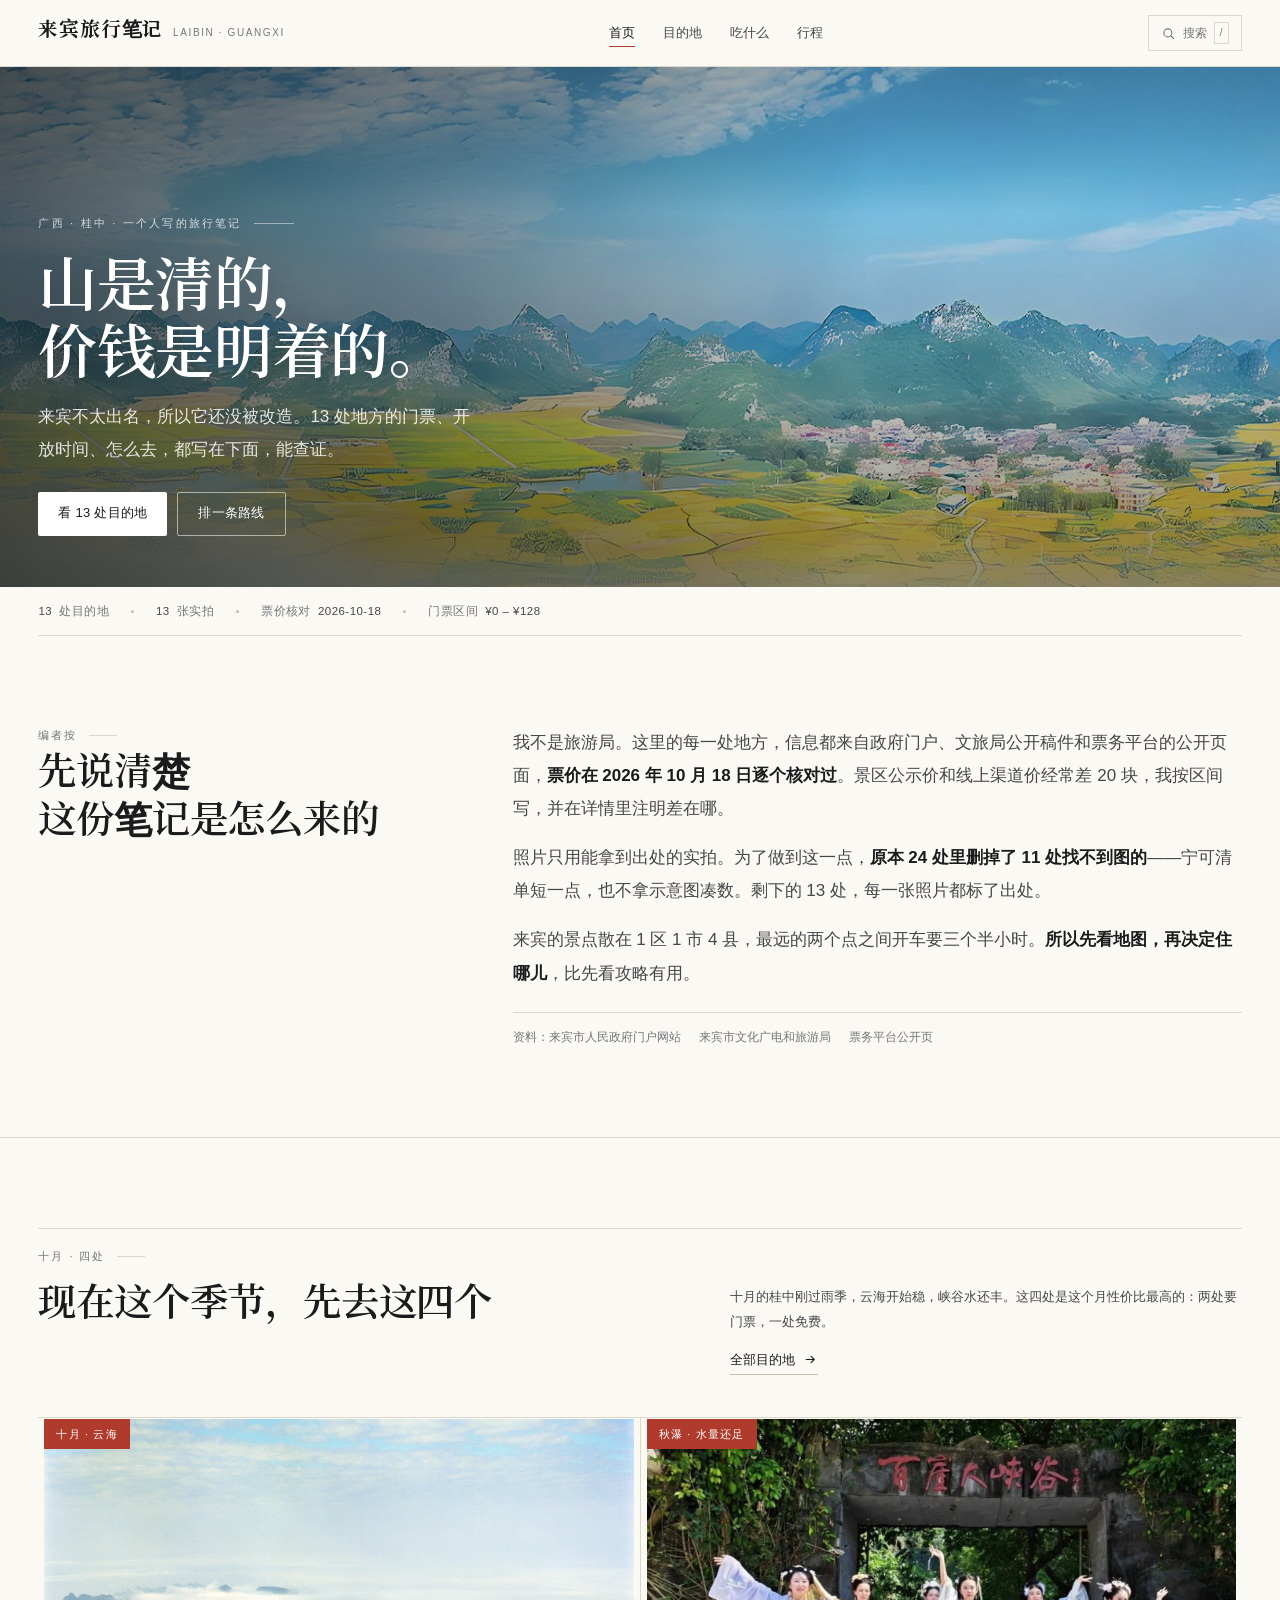
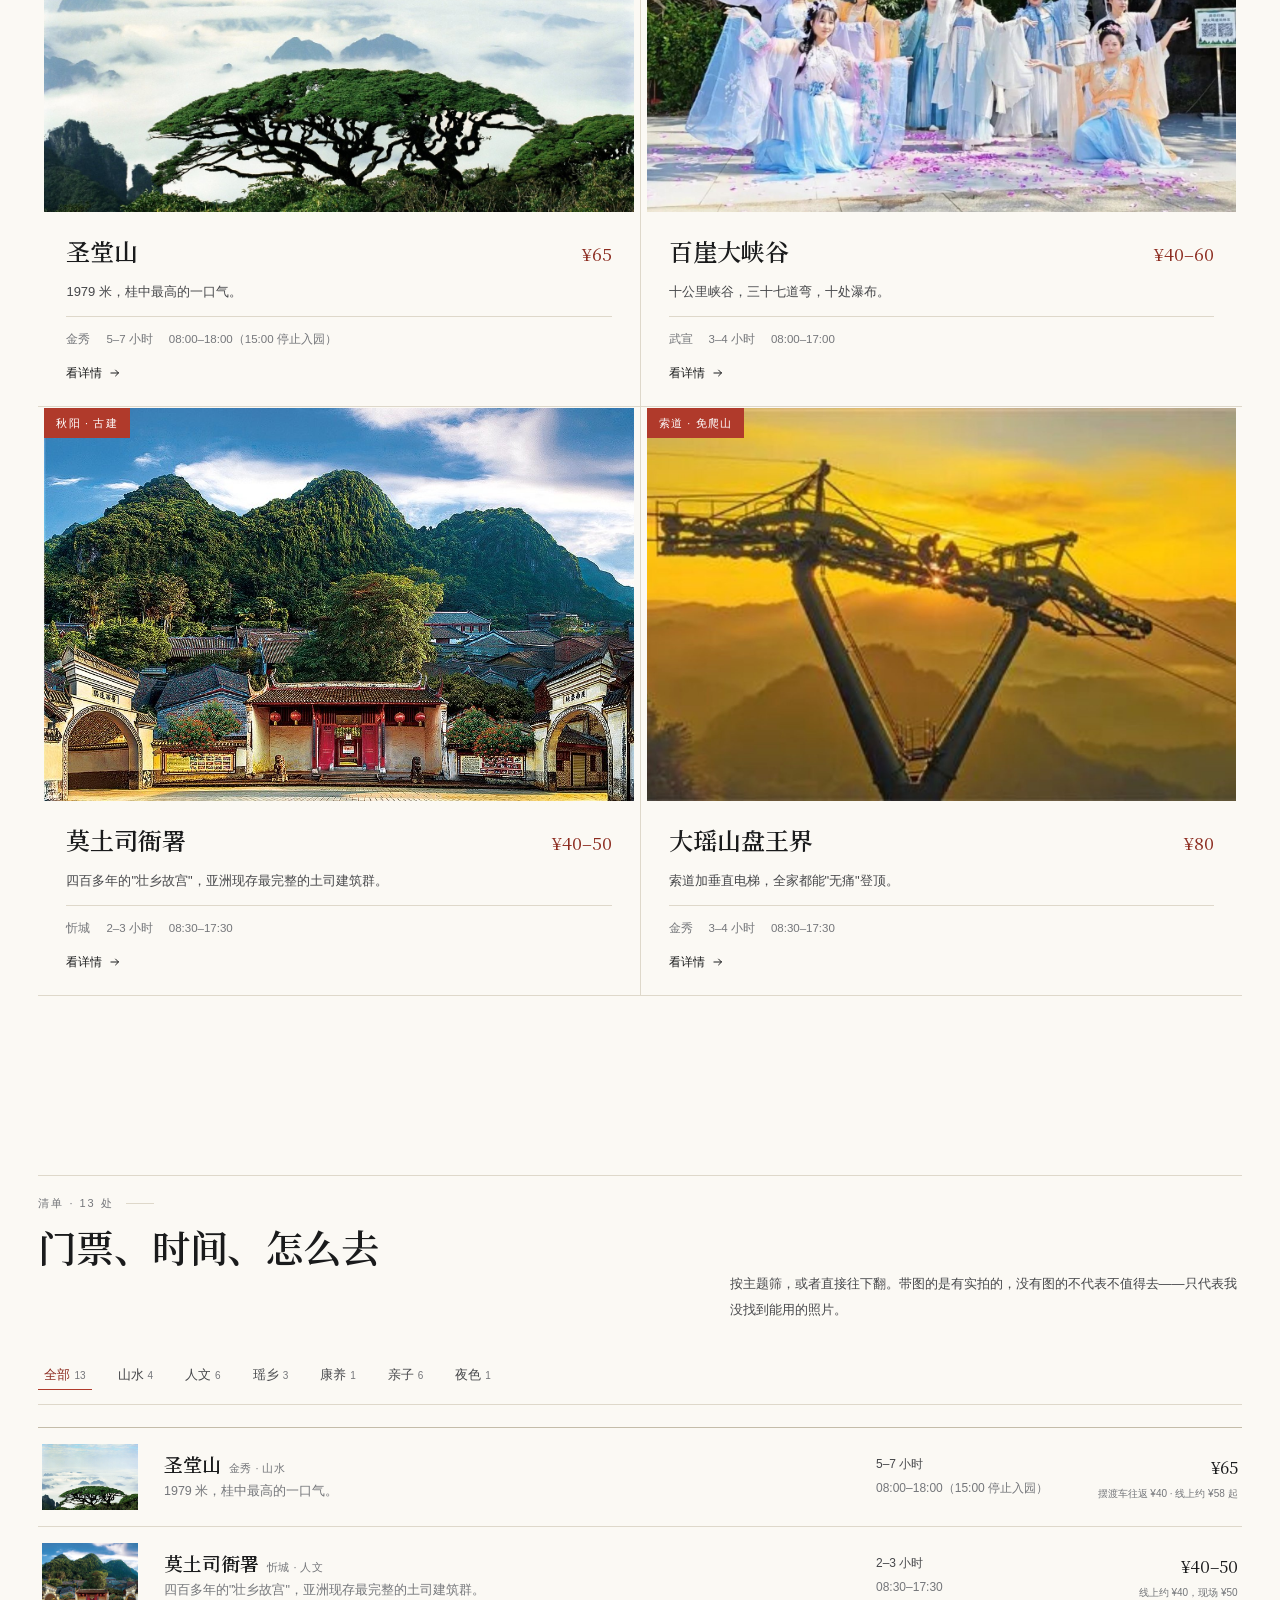
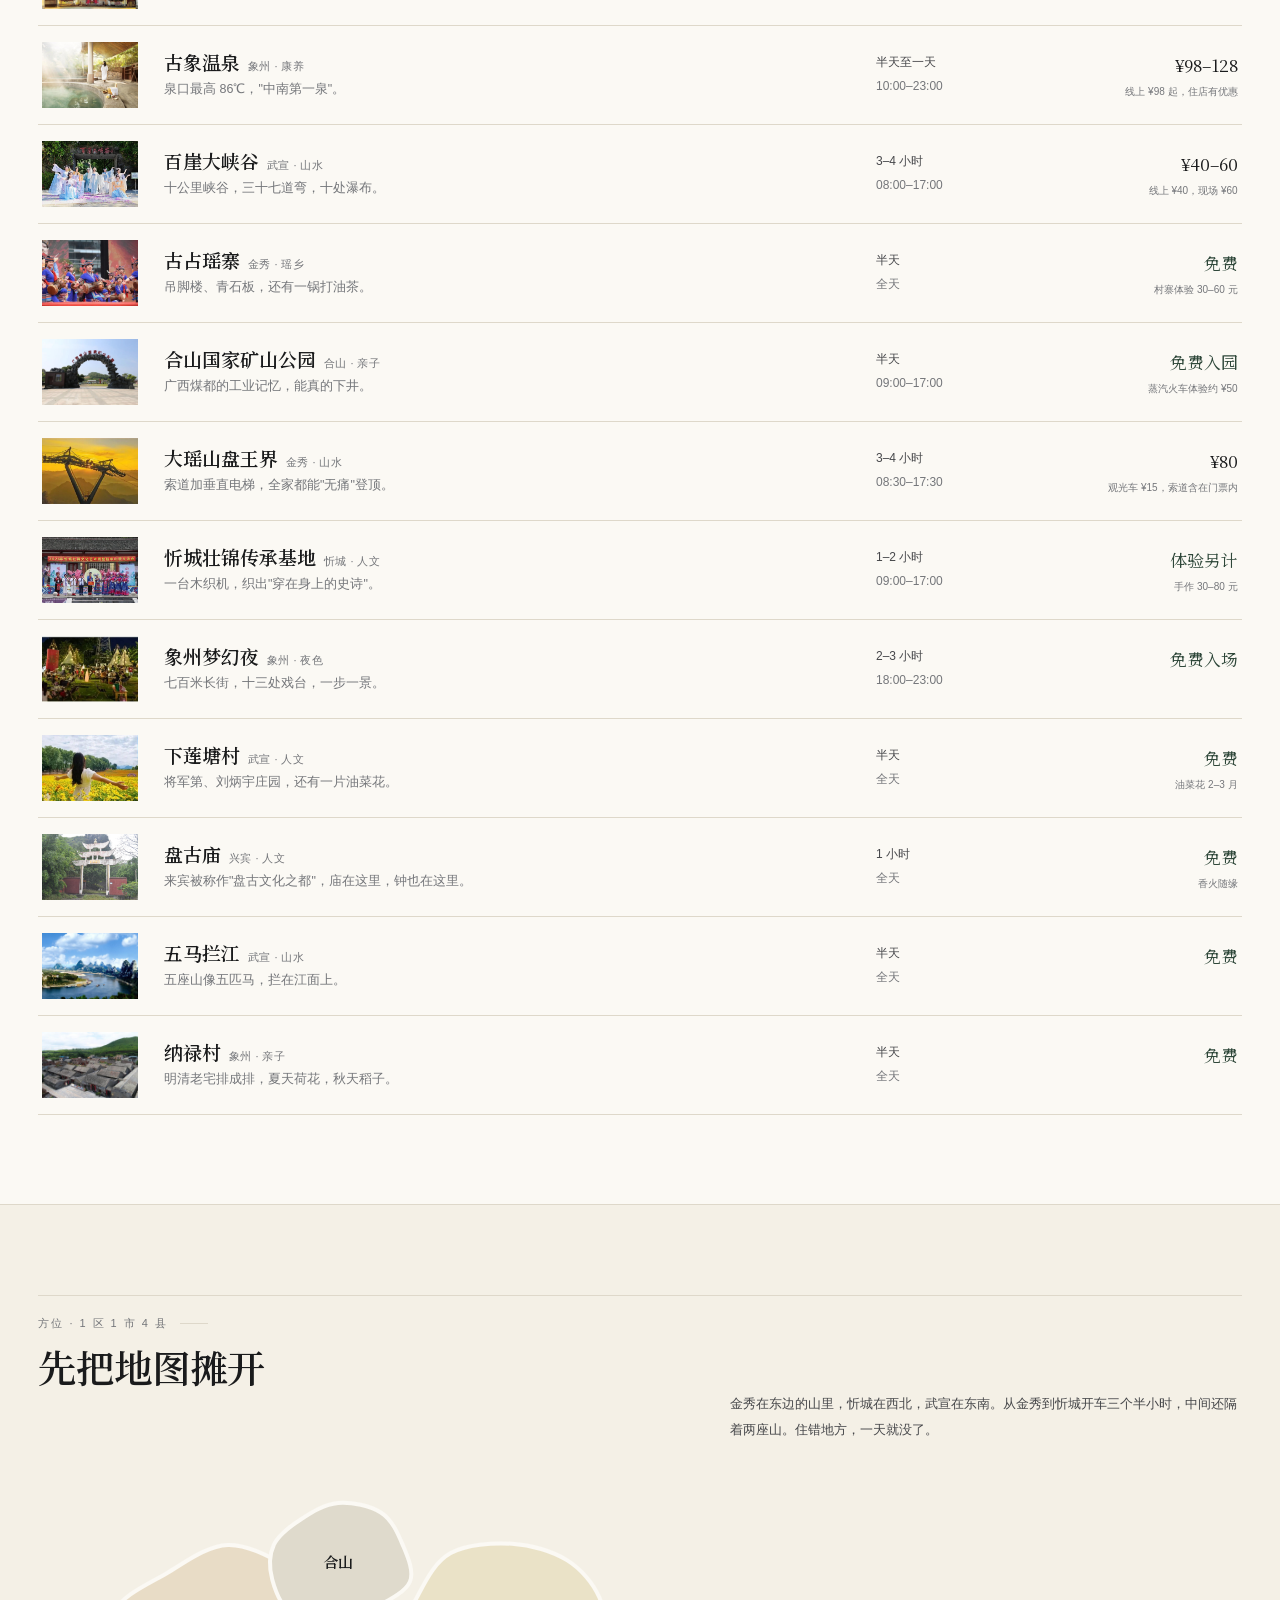
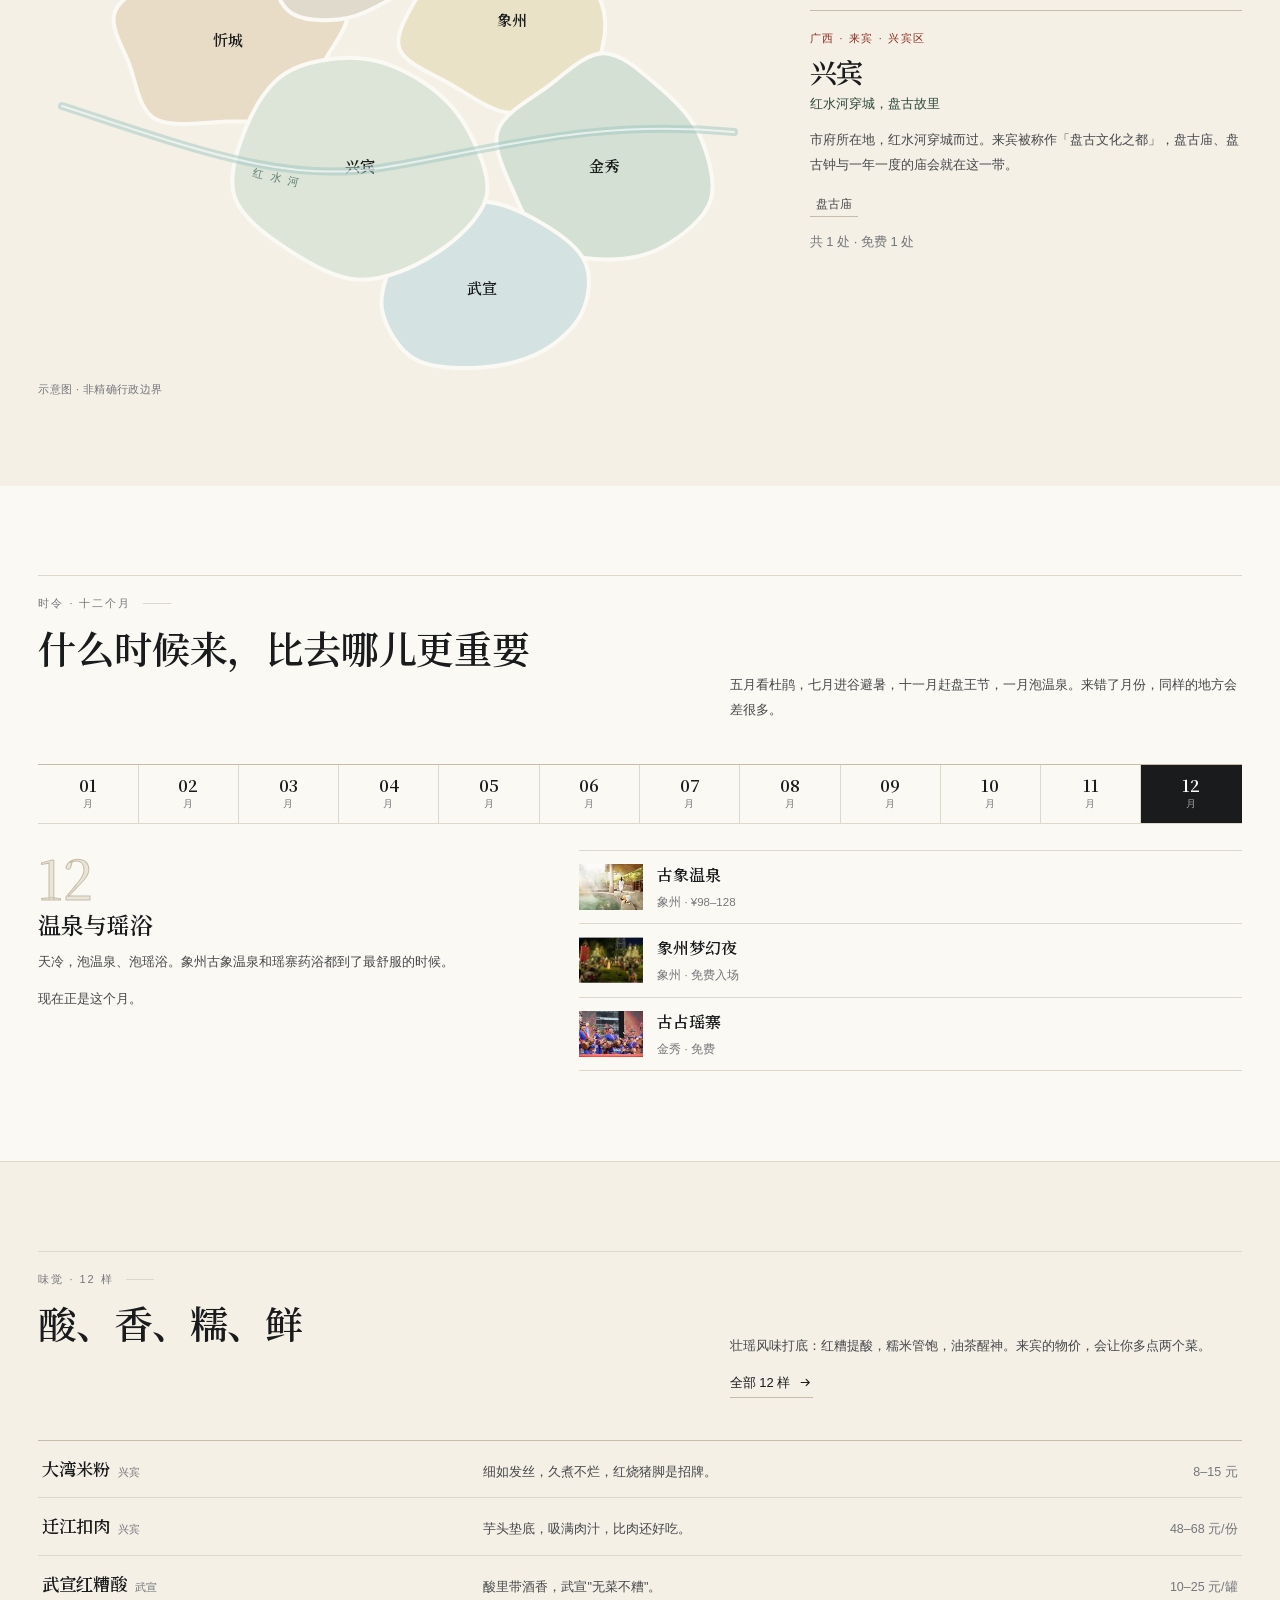
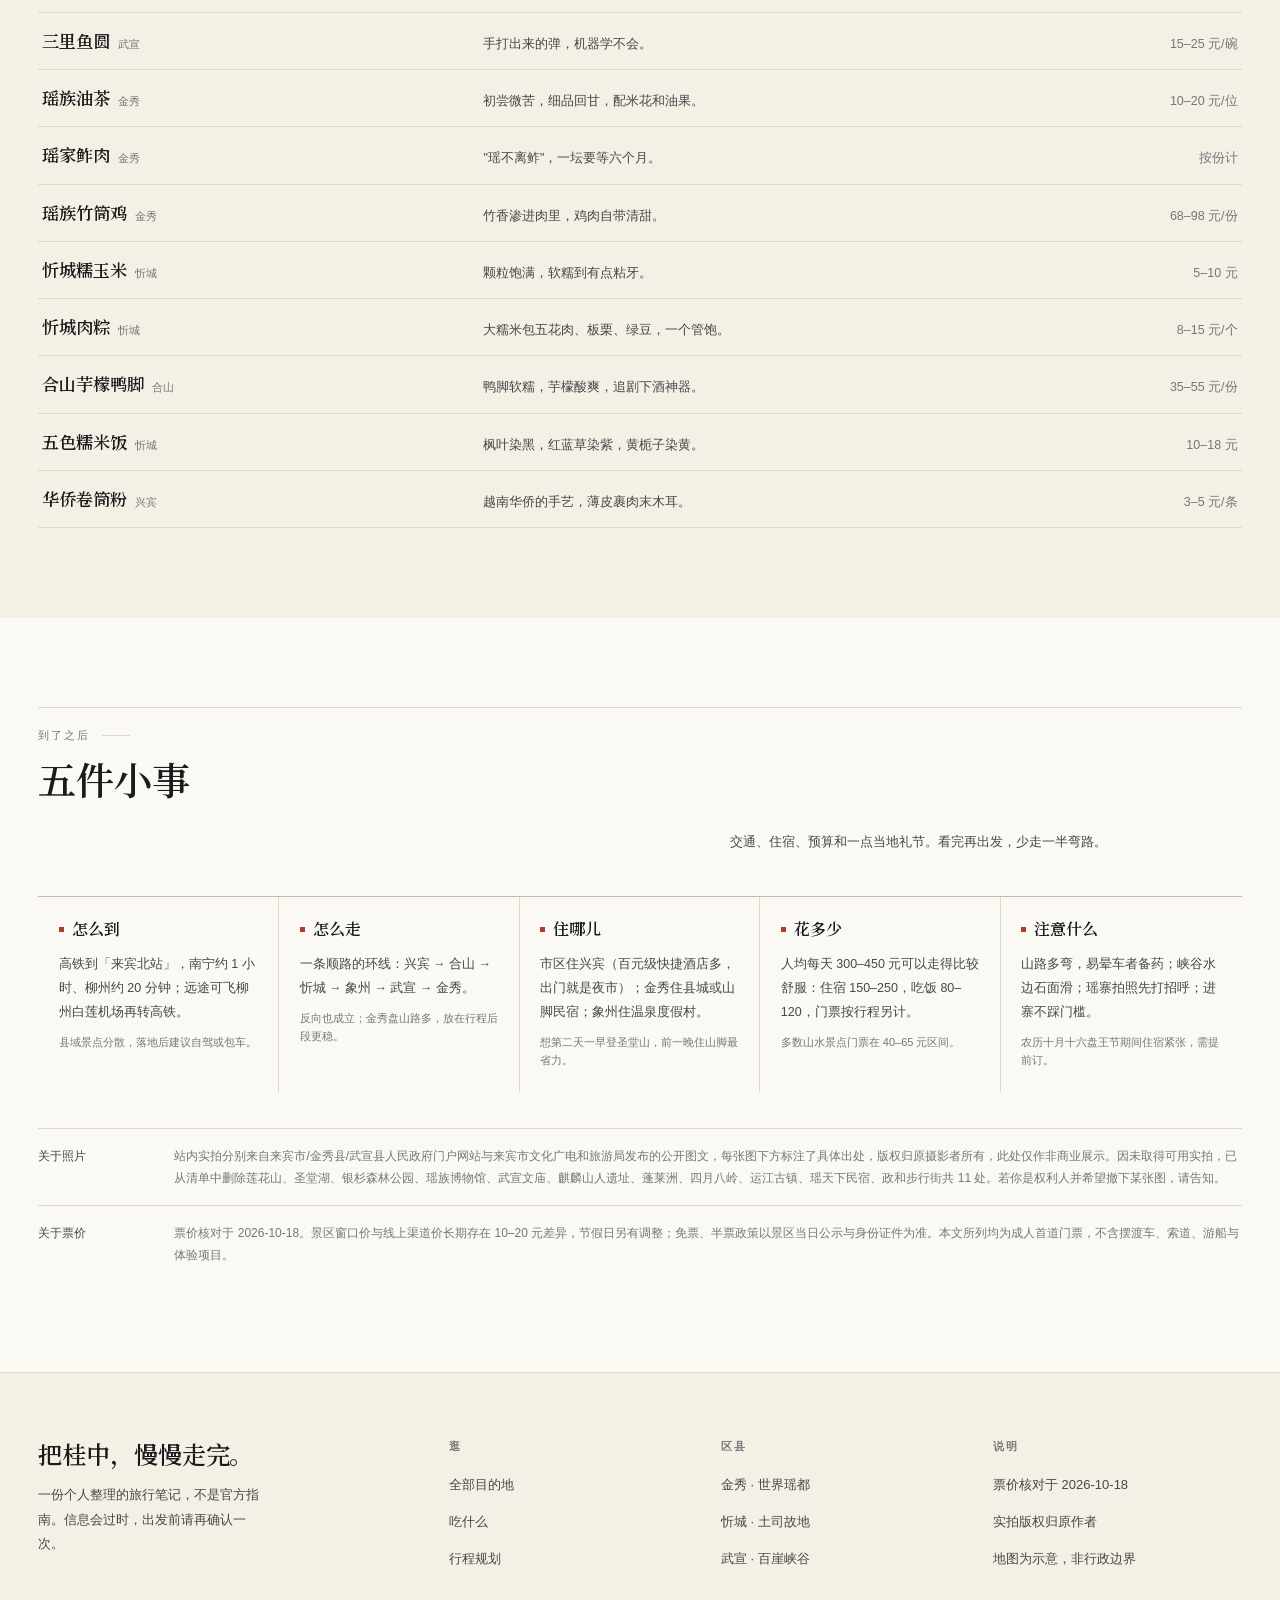
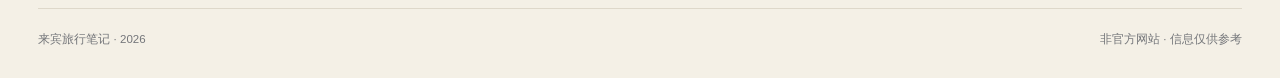
<file: index.html>
<!DOCTYPE html>
<html lang="zh-CN">
<head>
<meta charset="UTF-8">
<meta name="viewport" content="width=device-width, initial-scale=1">
<title>来宾：一份带价钱的桂中旅行笔记</title>
<meta name="description" content="广西来宾旅行笔记。13 处目的地的实拍、门票、开放时间与交通，票价核对于 2026 年 10 月。">
<link rel="stylesheet" href="assets/css/base.css">
<link rel="stylesheet" href="assets/css/components.css">
<link rel="icon" href="data:image/svg+xml,%3Csvg xmlns='http://www.w3.org/2000/svg' viewBox='0 0 32 32'%3E%3Crect width='32' height='32' fill='%231A1B1C'/%3E%3Ctext x='16' y='23' font-size='17' fill='%23FBF9F4' text-anchor='middle' font-family='serif'%3E来%3C/text%3E%3C/svg%3E">
</head>
<body>
<a class="skip-link" href="#main">跳到主要内容</a>

<header class="site-header">
  <div class="wrap nav">
    <a class="brand" href="index.html" aria-label="来宾旅行笔记首页">
      <span class="brand__name">来宾旅行笔记</span>
      <span class="brand__sub">Laibin · Guangxi</span>
    </a>
    <nav class="nav__links" aria-label="主导航">
      <a href="index.html" aria-current="page">首页</a>
      <a href="explore.html">目的地</a>
      <a href="explore.html#food">吃什么</a>
      <a href="plan.html">行程</a>
    </nav>
    <div class="nav__actions">
      <button class="nav__search" type="button" aria-label="搜索目的地">
        <svg viewBox="0 0 24 24" aria-hidden="true"><circle cx="11" cy="11" r="6.4" fill="none" stroke="currentColor" stroke-width="1.7"/><path d="m16 16 4 4" stroke="currentColor" stroke-width="1.7" stroke-linecap="round"/></svg>
        <span>搜索</span><kbd>/</kbd>
      </button>
      <button class="nav__toggle" type="button" aria-label="展开菜单" aria-expanded="false">
        <svg viewBox="0 0 24 24" aria-hidden="true"><path d="M4 7h16M4 12h16M4 17h16" stroke="currentColor" stroke-width="1.7" stroke-linecap="round"/></svg>
      </button>
    </div>
  </div>
</header>

<main id="main">

  <!-- ============ HERO ============ -->
  <section class="hero">
    <div class="hero__media">
      <img src="assets/img/hero.jpg" alt="来宾的峰丛、稻田与村庄" fetchpriority="high">
      <div class="wrap" style="position:relative;height:100%">
        <span class="hero__credit">实拍 · 来宾市人民政府门户网站《来宾形象片》</span>
      </div>
      <div class="hero__inner">
        <div class="wrap">
          <span class="hero__kicker">广西 · 桂中 · 一个人写的旅行笔记</span>
          <h1 class="hero__title">山是清的，<br>价钱是明着的。</h1>
          <p class="hero__lead">来宾不太出名，所以它还没被改造。13 处地方的门票、开放时间、怎么去，都写在下面，能查证。</p>
          <div class="btn-row hero__cta">
            <a class="btn" href="explore.html">看 13 处目的地</a>
            <a class="btn btn--ghost" href="plan.html">排一条路线</a>
          </div>
        </div>
      </div>
    </div>
    <div class="wrap">
      <div class="dateline">
        <span><b>13</b> 处目的地</span>
        <span class="dateline__dot"></span>
        <span><b>13</b> 张实拍</span>
        <span class="dateline__dot"></span>
        <span>票价核对 <b>2026-10-18</b></span>
        <span class="dateline__dot"></span>
        <span>门票区间 <b>¥0 – ¥128</b></span>
      </div>
    </div>
  </section>

  <!-- ============ 编者按 ============ -->
  <section class="section">
    <div class="wrap note-grid reveal">
      <div>
        <span class="eyebrow eyebrow--tight">编者按</span>
        <h2>先说清楚<br>这份笔记是怎么来的</h2>
      </div>
      <div class="note-grid__body">
        <p>我不是旅游局。这里的每一处地方，信息都来自政府门户、文旅局公开稿件和票务平台的公开页面，<strong>票价在 2026 年 10 月 18 日逐个核对过</strong>。景区公示价和线上渠道价经常差 20 块，我按区间写，并在详情里注明差在哪。</p>
        <p>照片只用能拿到出处的实拍。为了做到这一点，<strong>原本 24 处里删掉了 11 处找不到图的</strong>——宁可清单短一点，也不拿示意图凑数。剩下的 13 处，每一张照片都标了出处。</p>
        <p>来宾的景点散在 1 区 1 市 4 县，最远的两个点之间开车要三个半小时。<strong>所以先看地图，再决定住哪儿</strong>，比先看攻略有用。</p>
        <div class="note-sign">
          <span>资料：来宾市人民政府门户网站</span>
          <span>来宾市文化广电和旅游局</span>
          <span>票务平台公开页</span>
        </div>
      </div>
    </div>
  </section>

  <!-- ============ 现在值得去 ============ -->
  <section class="section section--rule">
    <div class="wrap">
      <div class="section-head reveal">
        <div>
          <span class="eyebrow eyebrow--tight">十月 · 四处</span>
          <h2>现在这个季节，先去这四个</h2>
        </div>
        <div class="section-head__aside">
          十月的桂中刚过雨季，云海开始稳，峡谷水还丰。这四处是这个月性价比最高的：两处要门票，一处免费。
          <br><a class="section-head__link" href="explore.html">全部目的地<svg viewBox="0 0 24 24" aria-hidden="true"><path d="M5 12h13M13 7l5 5-5 5" fill="none" stroke="currentColor" stroke-width="1.7" stroke-linecap="round" stroke-linejoin="round"/></svg></a>
        </div>
      </div>
      <div class="feature-grid reveal" id="featured"></div>
    </div>
  </section>

  <!-- ============ 全部目的地 ============ -->
  <section class="section" id="all">
    <div class="wrap">
      <div class="section-head reveal">
        <div>
          <span class="eyebrow eyebrow--tight">清单 · 13 处</span>
          <h2>门票、时间、怎么去</h2>
        </div>
        <div class="section-head__aside">
          按主题筛，或者直接往下翻。带图的是有实拍的，没有图的不代表不值得去——只代表我没找到能用的照片。
        </div>
      </div>
      <div class="chip-row reveal" id="themeBar" role="group" aria-label="按主题筛选"></div>
      <div class="spot-list reveal" id="allList" style="margin-top:22px"></div>
    </div>
  </section>

  <!-- ============ 地图 ============ -->
  <section class="section section--paper section--rule" id="map">
    <div class="wrap">
      <div class="section-head reveal">
        <div>
          <span class="eyebrow eyebrow--tight">方位 · 1 区 1 市 4 县</span>
          <h2>先把地图摊开</h2>
        </div>
        <div class="section-head__aside">
          金秀在东边的山里，忻城在西北，武宣在东南。从金秀到忻城开车三个半小时，中间还隔着两座山。住错地方，一天就没了。
        </div>
      </div>
      <div class="map-layout">
        <div class="map-stage reveal" id="mapStage"></div>
        <div class="map-panel reveal" id="mapPanel" aria-live="polite"></div>
      </div>
    </div>
  </section>

  <!-- ============ 时令 ============ -->
  <section class="section" id="season">
    <div class="wrap">
      <div class="section-head reveal">
        <div>
          <span class="eyebrow eyebrow--tight">时令 · 十二个月</span>
          <h2>什么时候来，比去哪儿更重要</h2>
        </div>
        <div class="section-head__aside">
          五月看杜鹃，七月进谷避暑，十一月赶盘王节，一月泡温泉。来错了月份，同样的地方会差很多。
        </div>
      </div>
      <div class="months reveal" id="months" role="group" aria-label="按月份查看"></div>
      <div class="month-detail reveal" id="monthDetail"></div>
    </div>
  </section>

  <!-- ============ 吃什么 ============ -->
  <section class="section section--paper section--rule" id="food">
    <div class="wrap">
      <div class="section-head reveal">
        <div>
          <span class="eyebrow eyebrow--tight">味觉 · 12 样</span>
          <h2>酸、香、糯、鲜</h2>
        </div>
        <div class="section-head__aside">
          壮瑶风味打底：红糟提酸，糯米管饱，油茶醒神。来宾的物价，会让你多点两个菜。
          <br><a class="section-head__link" href="explore.html#food">全部 12 样<svg viewBox="0 0 24 24" aria-hidden="true"><path d="M5 12h13M13 7l5 5-5 5" fill="none" stroke="currentColor" stroke-width="1.7" stroke-linecap="round" stroke-linejoin="round"/></svg></a>
        </div>
      </div>
      <div class="food-list reveal" id="foodList"></div>
    </div>
  </section>

  <!-- ============ 贴士 ============ -->
  <section class="section">
    <div class="wrap">
      <div class="section-head reveal">
        <div>
          <span class="eyebrow eyebrow--tight">到了之后</span>
          <h2>五件小事</h2>
        </div>
        <div class="section-head__aside">
          交通、住宿、预算和一点当地礼节。看完再出发，少走一半弯路。
        </div>
      </div>
      <div class="tips reveal" id="tips"></div>

      <div class="notice reveal" style="margin-top:36px">
        <strong>关于照片</strong>
        <span>站内实拍分别来自来宾市/金秀县/武宣县人民政府门户网站与来宾市文化广电和旅游局发布的公开图文，每张图下方标注了具体出处，版权归原摄影者所有，此处仅作非商业展示。因未取得可用实拍，已从清单中删除莲花山、圣堂湖、银杉森林公园、瑶族博物馆、武宣文庙、麒麟山人遗址、蓬莱洲、四月八岭、运江古镇、瑶天下民宿、政和步行街共 11 处。若你是权利人并希望撤下某张图，请告知。</span>
      </div>
      <div class="notice reveal">
        <strong>关于票价</strong>
        <span>票价核对于 2026-10-18。景区窗口价与线上渠道价长期存在 10–20 元差异，节假日另有调整；免票、半票政策以景区当日公示与身份证件为准。本文所列均为成人首道门票，不含摆渡车、索道、游船与体验项目。</span>
      </div>
    </div>
  </section>

</main>

<footer class="site-footer">
  <div class="wrap">
    <div class="footer-top">
      <div>
        <h3>把桂中，慢慢走完。</h3>
        <p>一份个人整理的旅行笔记，不是官方指南。信息会过时，出发前请再确认一次。</p>
      </div>
      <div class="footer-col">
        <h4>逛</h4>
        <ul>
          <li><a href="explore.html">全部目的地</a></li>
          <li><a href="explore.html#food">吃什么</a></li>
          <li><a href="plan.html">行程规划</a></li>
        </ul>
      </div>
      <div class="footer-col">
        <h4>区县</h4>
        <ul>
          <li><a href="explore.html?county=jinxiu">金秀 · 世界瑶都</a></li>
          <li><a href="explore.html?county=xincheng">忻城 · 土司故地</a></li>
          <li><a href="explore.html?county=wuxuan">武宣 · 百崖峡谷</a></li>
        </ul>
      </div>
      <div class="footer-col">
        <h4>说明</h4>
        <ul>
          <li><span>票价核对于 2026-10-18</span></li>
          <li><span>实拍版权归原作者</span></li>
          <li><span>地图为示意，非行政边界</span></li>
        </ul>
      </div>
    </div>
    <div class="footer-bottom">
      <span>来宾旅行笔记 · 2026</span>
      <span>非官方网站 · 信息仅供参考</span>
    </div>
  </div>
</footer>

<script src="assets/js/data.js"></script>
<script src="assets/js/scenes.js"></script>
<script src="assets/js/app.js"></script>
<script src="assets/js/home.js"></script>
</body>
</html>
</file>
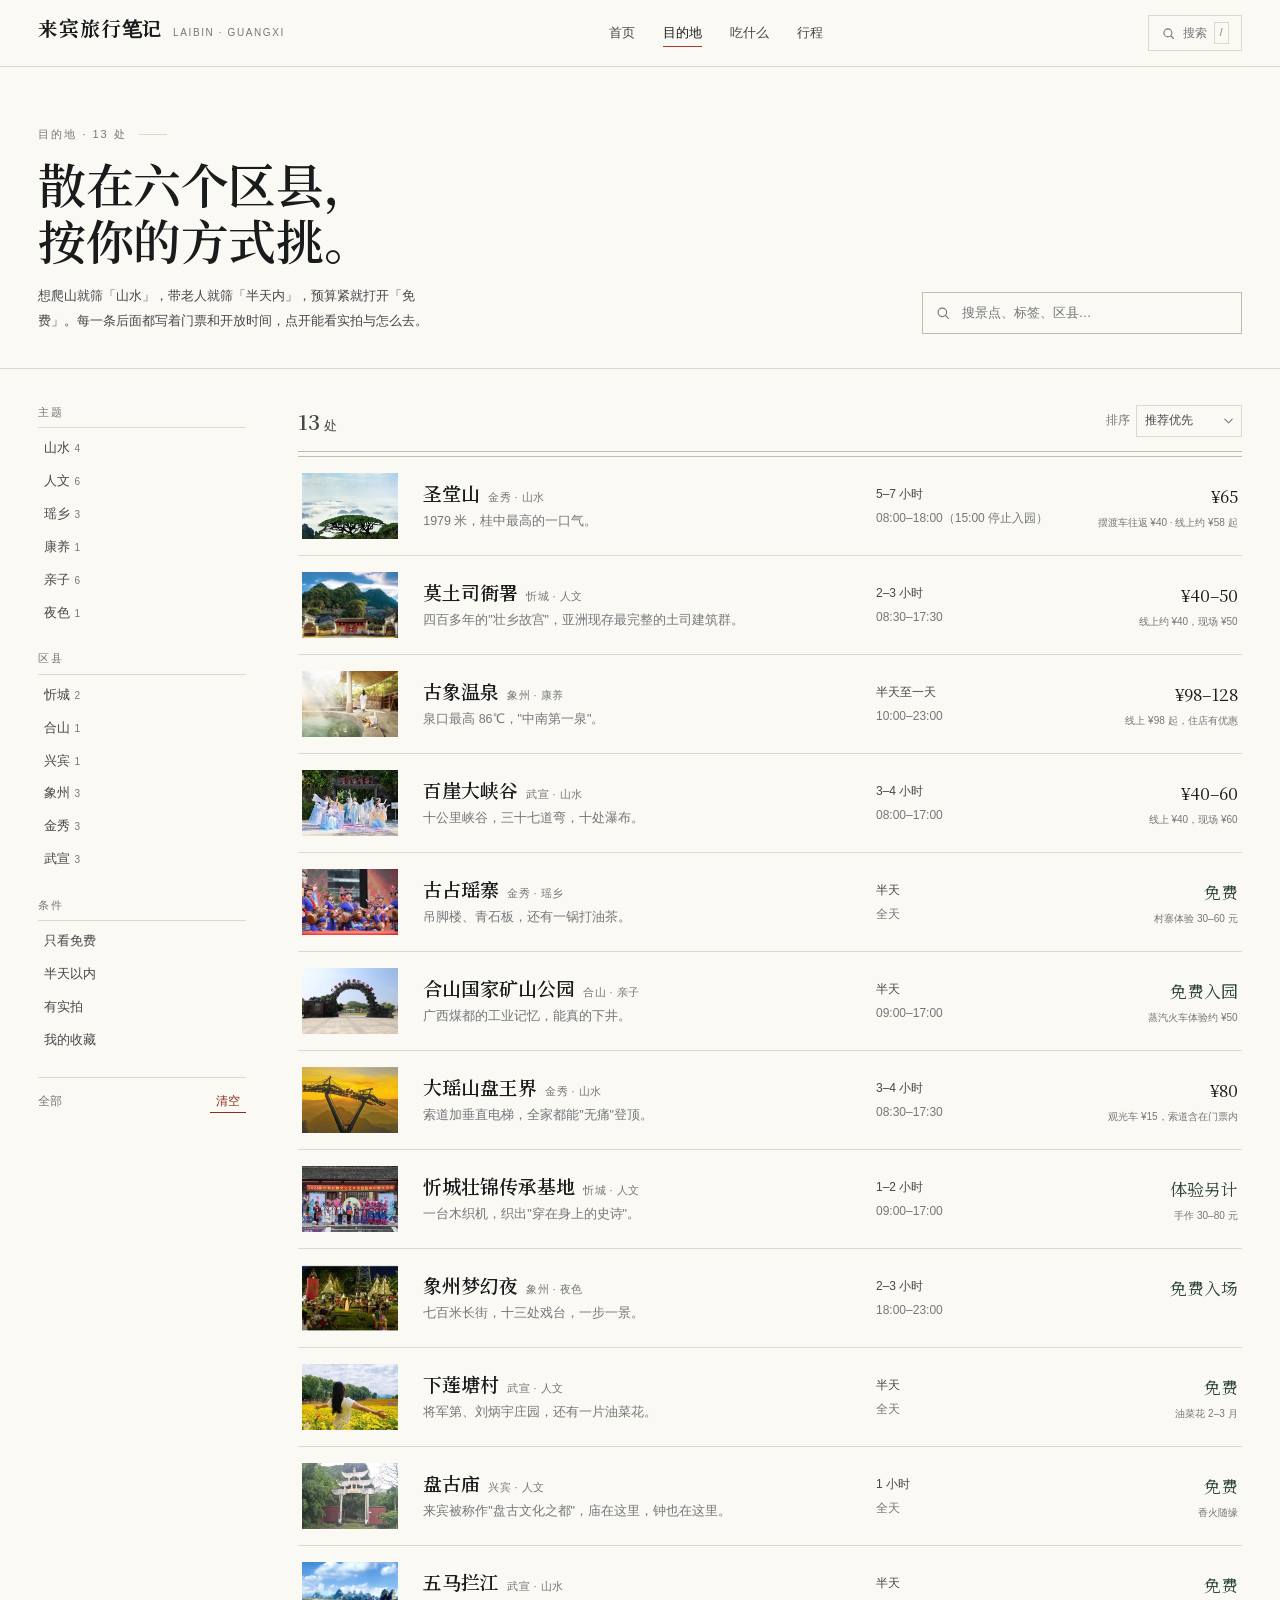
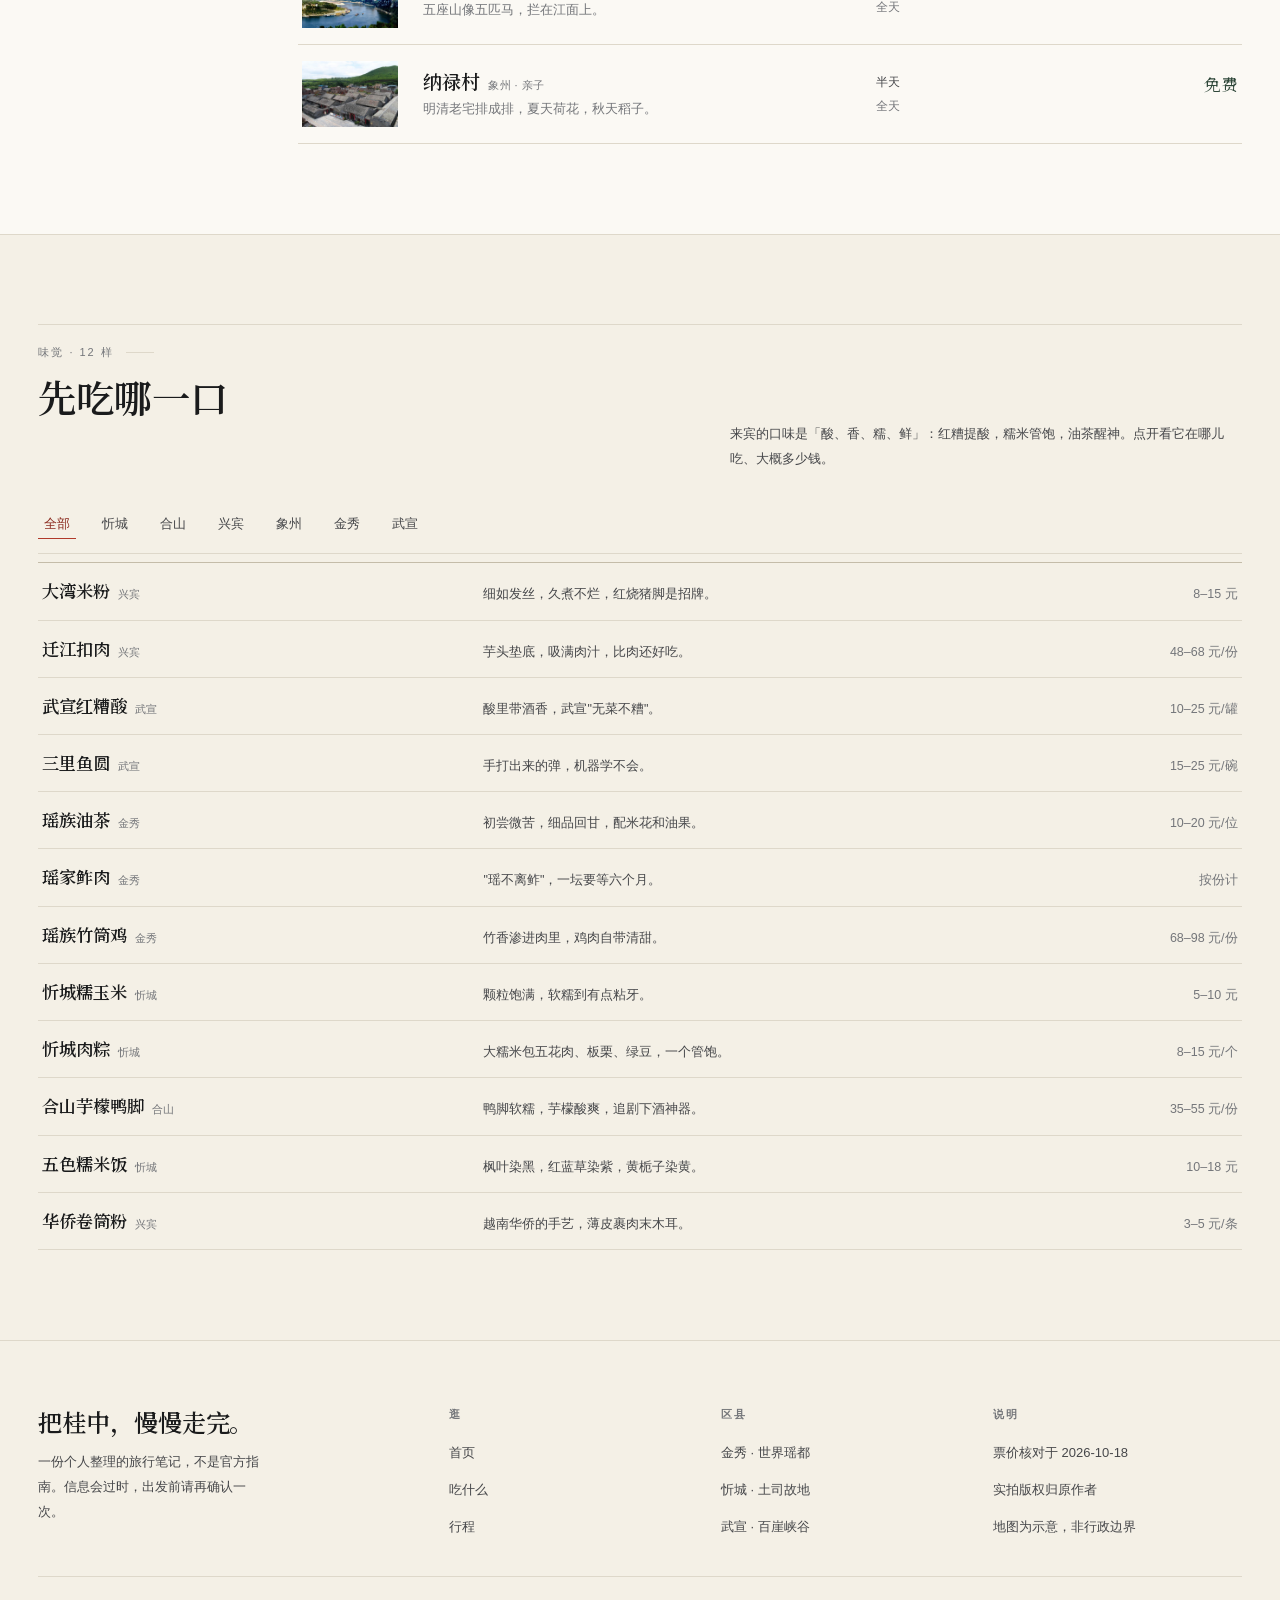
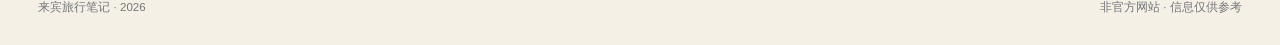
<file: explore.html>
<!DOCTYPE html>
<html lang="zh-CN">
<head>
<meta charset="UTF-8">
<meta name="viewport" content="width=device-width, initial-scale=1">
<title>目的地 · 13 处的门票与时间｜来宾旅行笔记</title>
<meta name="description" content="按主题、区县、票价与时长筛选来宾 13 处目的地，含实拍、开放时间与交通。">
<link rel="stylesheet" href="assets/css/base.css">
<link rel="stylesheet" href="assets/css/components.css">
<link rel="stylesheet" href="assets/css/pages.css">
<link rel="icon" href="data:image/svg+xml,%3Csvg xmlns='http://www.w3.org/2000/svg' viewBox='0 0 32 32'%3E%3Crect width='32' height='32' fill='%231A1B1C'/%3E%3Ctext x='16' y='23' font-size='17' fill='%23FBF9F4' text-anchor='middle' font-family='serif'%3E来%3C/text%3E%3C/svg%3E">
</head>
<body>
<a class="skip-link" href="#main">跳到主要内容</a>

<header class="site-header">
  <div class="wrap nav">
    <a class="brand" href="index.html" aria-label="来宾旅行笔记首页">
      <span class="brand__name">来宾旅行笔记</span>
      <span class="brand__sub">Laibin · Guangxi</span>
    </a>
    <nav class="nav__links" aria-label="主导航">
      <a href="index.html">首页</a>
      <a href="explore.html" aria-current="page">目的地</a>
      <a href="explore.html#food">吃什么</a>
      <a href="plan.html">行程</a>
    </nav>
    <div class="nav__actions">
      <button class="nav__search" type="button" aria-label="跳到搜索框">
        <svg viewBox="0 0 24 24" aria-hidden="true"><circle cx="11" cy="11" r="6.4" fill="none" stroke="currentColor" stroke-width="1.7"/><path d="m16 16 4 4" stroke="currentColor" stroke-width="1.7" stroke-linecap="round"/></svg>
        <span>搜索</span><kbd>/</kbd>
      </button>
      <button class="nav__toggle" type="button" aria-label="展开菜单" aria-expanded="false">
        <svg viewBox="0 0 24 24" aria-hidden="true"><path d="M4 7h16M4 12h16M4 17h16" stroke="currentColor" stroke-width="1.7" stroke-linecap="round"/></svg>
      </button>
    </div>
  </div>
</header>

<main id="main">
  <section class="page-head">
    <div class="wrap page-head__row">
      <div>
        <span class="eyebrow eyebrow--tight">目的地 · 13 处</span>
        <h1>散在六个区县，<br>按你的方式挑。</h1>
        <p>想爬山就筛「山水」，带老人就筛「半天内」，预算紧就打开「免费」。每一条后面都写着门票和开放时间，点开能看实拍与怎么去。</p>
      </div>
      <div class="search-field">
        <svg viewBox="0 0 24 24" aria-hidden="true"><circle cx="11" cy="11" r="6.4" fill="none" stroke="currentColor" stroke-width="1.7"/><path d="m16 16 4 4" stroke="currentColor" stroke-width="1.7" stroke-linecap="round"/></svg>
        <input id="q" type="search" placeholder="搜景点、标签、区县…" aria-label="搜索目的地" autocomplete="off">
        <button class="search-field__clear" id="qClear" type="button" aria-label="清空搜索">✕</button>
      </div>
    </div>
  </section>

  <div class="wrap explore">
    <aside class="filters" aria-label="筛选条件">
      <div class="filter-block">
        <div class="filter-block__label">主题</div>
        <div class="chip-row chip-row--vertical" id="themeFilters"></div>
      </div>
      <div class="filter-block">
        <div class="filter-block__label">区县</div>
        <div class="chip-row chip-row--vertical" id="countyFilters"></div>
      </div>
      <div class="filter-block">
        <div class="filter-block__label">条件</div>
        <div class="chip-row chip-row--vertical" id="condFilters">
          <button class="chip" type="button" data-cond="free" aria-pressed="false">只看免费</button>
          <button class="chip" type="button" data-cond="half" aria-pressed="false">半天以内</button>
          <button class="chip" type="button" data-cond="photo" aria-pressed="false">有实拍</button>
          <button class="chip" type="button" data-cond="fav" aria-pressed="false">我的收藏</button>
        </div>
      </div>
      <div class="filter-actions">
        <span id="filterSummary">全部</span>
        <button type="button" id="resetFilters">清空</button>
      </div>
    </aside>

    <div>
      <div class="toolbar">
        <div class="toolbar__count"><strong id="count">0</strong>处</div>
        <div class="toolbar__right">
          <div class="sort">
            <label for="sort">排序</label>
            <select id="sort">
              <option value="rec">推荐优先</option>
              <option value="price">门票从低到高</option>
              <option value="time">时长从短到长</option>
            </select>
          </div>
        </div>
      </div>
      <div class="spot-list" id="results"></div>
      <div id="empty"></div>
    </div>
  </div>

  <section class="food-section" id="food">
    <div class="wrap">
      <div class="section-head">
        <div>
          <span class="eyebrow eyebrow--tight">味觉 · 12 样</span>
          <h2>先吃哪一口</h2>
        </div>
        <div class="section-head__aside">
          来宾的口味是「酸、香、糯、鲜」：红糟提酸，糯米管饱，油茶醒神。点开看它在哪儿吃、大概多少钱。
        </div>
      </div>
      <div class="chip-row" id="foodFilters" style="margin-bottom:8px"></div>
      <div class="food-list" id="foodList"></div>
    </div>
  </section>
</main>

<footer class="site-footer">
  <div class="wrap">
    <div class="footer-top">
      <div>
        <h3>把桂中，慢慢走完。</h3>
        <p>一份个人整理的旅行笔记，不是官方指南。信息会过时，出发前请再确认一次。</p>
      </div>
      <div class="footer-col">
        <h4>逛</h4>
        <ul>
          <li><a href="index.html">首页</a></li>
          <li><a href="explore.html#food">吃什么</a></li>
          <li><a href="plan.html">行程</a></li>
        </ul>
      </div>
      <div class="footer-col">
        <h4>区县</h4>
        <ul>
          <li><a href="explore.html?county=jinxiu">金秀 · 世界瑶都</a></li>
          <li><a href="explore.html?county=xincheng">忻城 · 土司故地</a></li>
          <li><a href="explore.html?county=wuxuan">武宣 · 百崖峡谷</a></li>
        </ul>
      </div>
      <div class="footer-col">
        <h4>说明</h4>
        <ul>
          <li><span>票价核对于 2026-10-18</span></li>
          <li><span>实拍版权归原作者</span></li>
          <li><span>地图为示意，非行政边界</span></li>
        </ul>
      </div>
    </div>
    <div class="footer-bottom">
      <span>来宾旅行笔记 · 2026</span>
      <span>非官方网站 · 信息仅供参考</span>
    </div>
  </div>
</footer>

<script src="assets/js/data.js"></script>
<script src="assets/js/scenes.js"></script>
<script src="assets/js/app.js"></script>
<script src="assets/js/explore.js"></script>
</body>
</html>
</file>
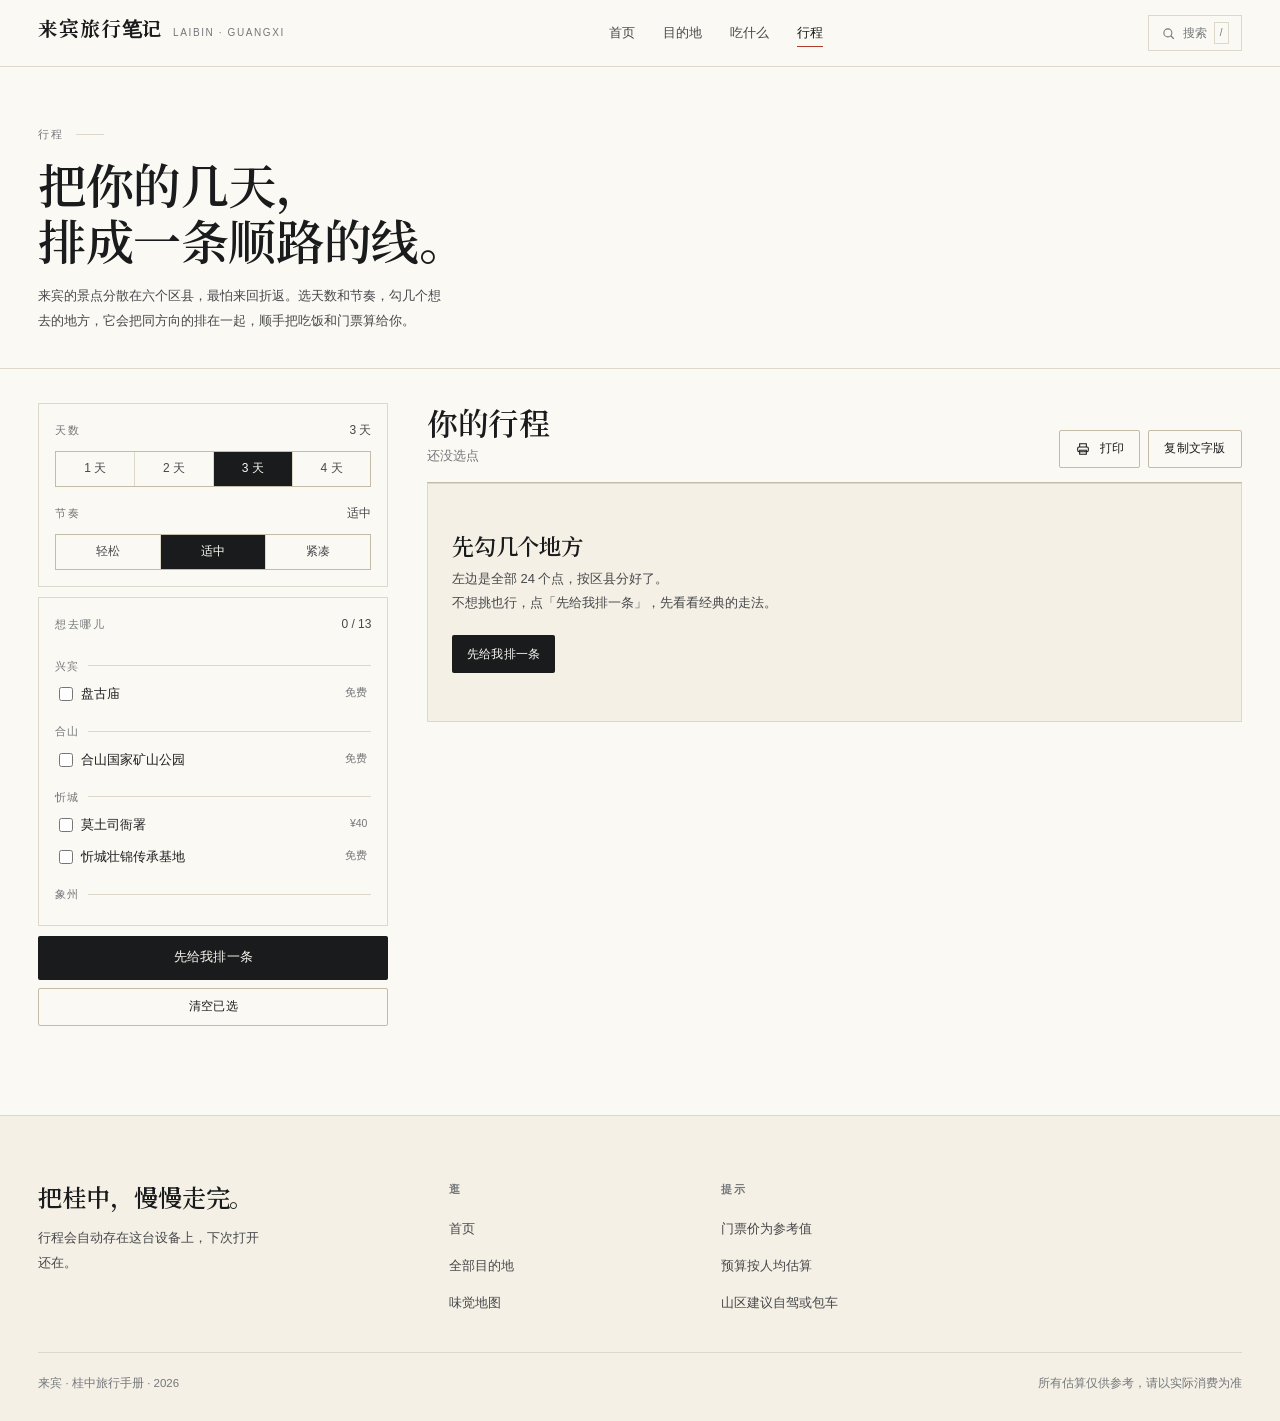
<file: plan.html>
<!DOCTYPE html>
<html lang="zh-CN">
<head>
<meta charset="UTF-8">
<meta name="viewport" content="width=device-width, initial-scale=1">
<title>行程 · 按区县排一条顺路的线｜来宾旅行笔记</title>
<meta name="description" content="选天数和节奏，勾选想去的地方，自动按区县归拢生成来宾三日行程，含门票、餐饮、住宿预算估算与打印。">
<link rel="stylesheet" href="assets/css/base.css">
<link rel="stylesheet" href="assets/css/components.css">
<link rel="stylesheet" href="assets/css/pages.css">
<link rel="icon" href="data:image/svg+xml,%3Csvg xmlns='http://www.w3.org/2000/svg' viewBox='0 0 32 32'%3E%3Crect width='32' height='32' rx='7' fill='%23B65A3C'/%3E%3Cpath d='M6 22h20L17 9l-3.4 6.4L11 12z' fill='%23FBF6EC'/%3E%3C/svg%3E">
</head>
<body>
<a class="skip-link" href="#main">跳到主要内容</a>

<header class="site-header">
  <div class="wrap nav">
    <a class="brand" href="index.html" aria-label="来宾旅行笔记首页">
      <span class="brand__name">来宾旅行笔记</span>
      <span class="brand__sub">Laibin · Guangxi</span>
    </a>
    <nav class="nav__links" aria-label="主导航">
      <a href="index.html">首页</a>
      <a href="explore.html">目的地</a>
      <a href="explore.html#food">吃什么</a>
      <a href="plan.html" aria-current="page">行程</a>
    </nav>
    <div class="nav__actions">
      <button class="nav__search" type="button" aria-label="去目的地页搜索">
        <svg viewBox="0 0 24 24" aria-hidden="true"><circle cx="11" cy="11" r="6.4" fill="none" stroke="currentColor" stroke-width="1.7"/><path d="m16 16 4 4" stroke="currentColor" stroke-width="1.7" stroke-linecap="round"/></svg>
        <span>搜索</span><kbd>/</kbd>
      </button>
      <button class="nav__toggle" type="button" aria-label="展开菜单" aria-expanded="false">
        <svg viewBox="0 0 24 24" aria-hidden="true"><path d="M4 7h16M4 12h16M4 17h16" stroke="currentColor" stroke-width="1.7" stroke-linecap="round"/></svg>
      </button>
    </div>
  </div>
</header>

<main id="main">
  <section class="page-head">
    <div class="wrap">
      <span class="eyebrow eyebrow--tight">行程</span>
      <h1>把你的几天，<br>排成一条顺路的线。</h1>
      <p>来宾的景点分散在六个区县，最怕来回折返。选天数和节奏，勾几个想去的地方，它会把同方向的排在一起，顺手把吃饭和门票算给你。</p>
    </div>
  </section>

  <div class="wrap planner">
    <aside class="planner__side" aria-label="行程设置">
      <div class="panel">
        <div class="panel__label">天数 <span id="daysLabel">3 天</span></div>
        <div class="seg" id="daysSeg" role="group" aria-label="选择天数">
          <button type="button" data-days="1" aria-pressed="false">1 天</button>
          <button type="button" data-days="2" aria-pressed="false">2 天</button>
          <button type="button" data-days="3" aria-pressed="true">3 天</button>
          <button type="button" data-days="4" aria-pressed="false">4 天</button>
        </div>
        <div class="panel__label" style="margin-top:16px">节奏 <span id="paceLabel">适中</span></div>
        <div class="seg" id="paceSeg" role="group" aria-label="选择节奏">
          <button type="button" data-pace="easy" aria-pressed="false">轻松</button>
          <button type="button" data-pace="normal" aria-pressed="true">适中</button>
          <button type="button" data-pace="packed" aria-pressed="false">紧凑</button>
        </div>
      </div>

      <div class="panel">
        <div class="panel__label">想去哪儿 <span id="pickCount">0 / 24</span></div>
        <div class="pick-list" id="pickList"></div>
      </div>

      <div class="planner__actions">
        <button class="btn" type="button" id="autoPlan">先给我排一条</button>
        <button class="btn btn--ghost btn--sm" type="button" id="clearPicks">清空已选</button>
      </div>
    </aside>

    <section aria-live="polite">
      <div class="trip-head">
        <div>
          <h2>你的行程</h2>
          <p id="tripMeta">还没选点</p>
        </div>
        <div class="trip-head__actions">
          <button class="btn btn--ghost btn--sm" type="button" id="printTrip">
            <svg viewBox="0 0 24 24" aria-hidden="true"><path d="M7 9V4h10v5" fill="none" stroke="currentColor" stroke-width="1.6"/><rect x="4" y="9" width="16" height="7" rx="2" fill="none" stroke="currentColor" stroke-width="1.6"/><path d="M7 14h10v6H7z" fill="none" stroke="currentColor" stroke-width="1.6"/></svg>
            打印
          </button>
          <button class="btn btn--ghost btn--sm" type="button" id="copyTrip">复制文字版</button>
        </div>
      </div>
      <div id="tripBody"></div>
    </section>
  </div>
</main>

<footer class="site-footer">
  <div class="wrap">
    <div class="footer-top">
      <div>
        <h3>把桂中，慢慢走完。</h3>
        <p>行程会自动存在这台设备上，下次打开还在。</p>
      </div>
      <div class="footer-col">
        <h4>逛</h4>
        <ul>
          <li><a href="index.html">首页</a></li>
          <li><a href="explore.html">全部目的地</a></li>
          <li><a href="explore.html#food">味觉地图</a></li>
        </ul>
      </div>
      <div class="footer-col">
        <h4>提示</h4>
        <ul>
          <li><span>门票价为参考值</span></li>
          <li><span>预算按人均估算</span></li>
          <li><span>山区建议自驾或包车</span></li>
        </ul>
      </div>
    </div>
    <div class="footer-bottom">
      <span>来宾 · 桂中旅行手册 · 2026</span>
      <span>所有估算仅供参考，请以实际消费为准</span>
    </div>
  </div>
</footer>

<script src="assets/js/data.js"></script>
<script src="assets/js/scenes.js"></script>
<script src="assets/js/app.js"></script>
<script src="assets/js/plan.js"></script>
</body>
</html>
</file>
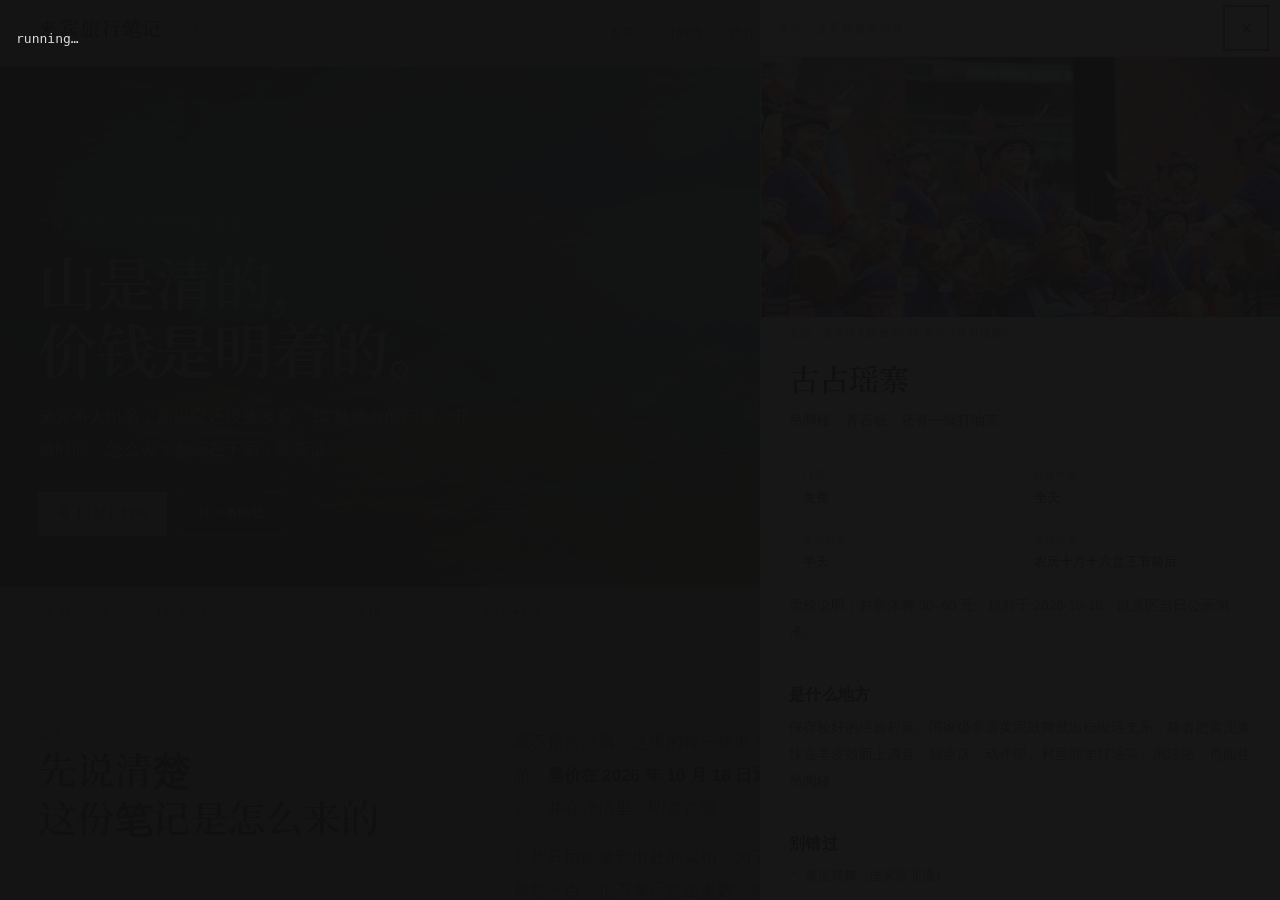
<file: tools/selftest.html>
<!DOCTYPE html>
<html lang="zh-CN">
<head>
<meta charset="utf-8">
<title>selftest</title>
<style>
  body { font: 13px/1.6 ui-monospace, Consolas, monospace; margin: 0; background: #111; color: #ddd; }
  iframe { width: 1280px; height: 900px; border: 0; opacity: .03; position: fixed; inset: 0; pointer-events: none; }
  pre { position: relative; z-index: 2; padding: 16px; white-space: pre-wrap; }
</style>
</head>
<body>
<iframe id="stage"></iframe>
<pre id="out">running…</pre>
<script>
const params = new URLSearchParams(location.search);
const pageName = params.get('page') || 'index';
const HOST = location.origin + location.pathname.replace('/tools/selftest.html', '/');

const S = {
  index: [
    ['清单 24 行', d => d.querySelectorAll('.spot-row').length],
    ['特写 4 张', d => d.querySelectorAll('.feature').length],
    ['主题筛选 7 个', d => d.querySelectorAll('#themeBar .chip').length],
    ['切到瑶乡', async (d, w) => {
      d.querySelector('[data-theme="yao"]').click();
      await w.sleep(250);
      return d.querySelectorAll('.spot-row').length;
    }],
    ['地图 6 区块', d => d.querySelectorAll('.county').length],
    ['悬停忻城', async (d, w) => {
      d.querySelector('.county[data-county="xincheng"]').dispatchEvent(new w.MouseEvent('mouseover', { bubbles: true }));
      await w.sleep(200);
      return d.querySelector('#mapPanel h3').textContent;
    }],
    ['七月推荐', async (d, w) => {
      d.querySelector('[data-month="7"]').click();
      await w.sleep(200);
      return d.querySelector('#monthDetail h3').textContent;
    }],
    ['味觉 12 行', d => d.querySelectorAll('.food-row').length],
    ['所有图片已加载', d => [...d.images].every(i => i.complete && i.naturalWidth > 0)],
    ['打开详情', async (d, w) => {
      d.querySelector('.spot-row').click();
      await w.sleep(500);
      const el = d.querySelector('.drawer');
      return {
        open: el.classList.contains('is-open'),
        title: el.querySelector('h2').textContent,
        hasPhoto: !!el.querySelector('.drawer__media img'),
        price: el.querySelector('.fact dd').textContent
      };
    }],
    ['加入行程', async (d, w) => {
      d.querySelector('[data-plan-add]').click();
      await w.sleep(150);
      return JSON.parse(w.localStorage.getItem('laibin.trip.v1')).spots;
    }],
    ['关闭抽屉', async (d, w) => {
      d.querySelector('.drawer__close').click();
      await w.sleep(400);
      return d.querySelector('.drawer').classList.contains('is-open');
    }]
  ],
  explore: [
    ['初始 24', d => d.querySelector('#count').textContent],
    ['山水筛选', async (d, w) => {
      d.querySelector('[data-theme="shan"]').click();
      await w.sleep(200);
      return d.querySelector('#count').textContent;
    }],
    ['叠加免费', async (d, w) => {
      d.querySelector('[data-cond="free"]').click();
      await w.sleep(200);
      return d.querySelector('#count').textContent;
    }],
    ['只看有实拍', async (d, w) => {
      d.querySelector('#resetFilters').click();
      await w.sleep(150);
      d.querySelector('[data-cond="photo"]').click();
      await w.sleep(200);
      return d.querySelector('#count').textContent;
    }],
    ['搜索 瑶', async (d, w) => {
      d.querySelector('#resetFilters').click();
      await w.sleep(150);
      const q = d.querySelector('#q');
      q.value = '瑶';
      q.dispatchEvent(new w.Event('input', { bubbles: true }));
      await w.sleep(400);
      return d.querySelector('#count').textContent;
    }],
    ['清空搜索', async (d, w) => {
      d.querySelector('#qClear').click();
      await w.sleep(250);
      return d.querySelector('#count').textContent;
    }],
    ['按门票排序', async (d, w) => {
      const s = d.querySelector('#sort');
      s.value = 'price';
      s.dispatchEvent(new w.Event('change', { bubbles: true }));
      await w.sleep(250);
      return [...d.querySelectorAll('.spot-row__name')].slice(0, 3).map(e => e.textContent.trim().split(' ')[0]);
    }],
    ['味觉 12 行', d => d.querySelectorAll('.food-row').length],
    ['打开美食', async (d, w) => {
      d.querySelector('.food-row').click();
      await w.sleep(400);
      return d.querySelector('.drawer h2').textContent;
    }]
  ],
  plan: [
    ['初始空态', d => d.querySelector('.empty-trip') ? 'empty' : 'has-data'],
    ['自动排一条', async (d, w) => {
      d.querySelector('#emptyAuto') ? d.querySelector('#emptyAuto').click() : d.querySelector('#autoPlan').click();
      await w.sleep(400);
      return {
        cards: d.querySelectorAll('.day-card').length,
        meta: d.querySelector('#tripMeta').textContent,
        picks: d.querySelectorAll('#pickList input:checked').length,
        items: d.querySelectorAll('.tl-item').length
      };
    }],
    ['改 2 天', async (d, w) => {
      d.querySelector('[data-days="2"]').click();
      await w.sleep(250);
      return d.querySelectorAll('.day-card').length;
    }],
    ['预算', d => d.querySelector('.budget-total strong').textContent],
    ['第一天标题', d => d.querySelector('.day-card__head h3').textContent],
    ['持久化', (d, w) => JSON.parse(w.localStorage.getItem('laibin.trip.v1'))]
  ]
};

const frame = document.getElementById('stage');
frame.src = HOST + pageName + '.html';

frame.addEventListener('load', async () => {
  const d = frame.contentDocument;
  const w = frame.contentWindow;
  w.sleep = ms => new Promise(r => setTimeout(r, ms));
  const results = [];
  for (const [label, fn] of (S[pageName] || [])) {
    try { results.push({ label, value: await fn(d, w) }); }
    catch (e) { results.push({ label, error: String((e && e.message) || e) }); }
  }
  document.getElementById('out').textContent = JSON.stringify({ page: pageName, results }, null, 1);
  document.title = 'DONE';
});
</script>
</body>
</html>
</file>
<file: assets/css/base.css>
/* ============================================================
   来宾 · 桂中旅行手册
   01 tokens / reset / typography / layout / chrome
   编辑风：纸白、近黑、朱砂；衬线标题 + 无衬线正文；细线分隔
   ============================================================ */

@font-face {
  font-family: "Noto Serif SC Local";
  src: url("../fonts/serif.woff2") format("woff2");
  font-weight: 200 900;
  font-style: normal;
  font-display: swap;
}

:root {
  color-scheme: light;

  --paper:   #FBF9F4;
  --paper-2: #F4F0E6;
  --paper-3: #EAE4D7;

  --ink:   #1A1B1C;
  --ink-2: #46474A;
  --ink-3: #74767A;

  --accent:      #B03A2B;
  --accent-deep: #8C2C20;
  --green:       #2E4739;

  --rule:        #DED8CA;
  --rule-strong: #C4BCA9;

  --font-serif: "Noto Serif SC Local", "Noto Serif SC", "Source Han Serif SC",
                "Songti SC", "SimSun", serif;
  --font-sans:  -apple-system, BlinkMacSystemFont, "PingFang SC", "Microsoft YaHei",
                "Hiragino Sans GB", "Noto Sans SC", sans-serif;

  --fs-xs: .75rem;
  --fs-sm: .8125rem;
  --fs-base: 1rem;
  --fs-lg: 1.0625rem;
  --fs-xl: clamp(1.25rem, 1.8vw, 1.5rem);
  --fs-2xl: clamp(1.7rem, 3vw, 2.5rem);
  --fs-display: clamp(2.15rem, 4.6vw, 3.9rem);

  --gap: clamp(16px, 2vw, 28px);
  --section: clamp(56px, 7vw, 96px);
  --wrap: 1280px;

  --ease: cubic-bezier(.22, 1, .36, 1);

  /* 兼容旧组件命名 */
  --line: var(--rule);
  --line-2: var(--rule-strong);
  --jade: var(--green);
  --jade-deep: #24382D;
  --jade-soft: #E7EDE7;
  --clay: var(--accent);
  --clay-deep: var(--accent-deep);
  --gold: #C09A5A;
  --gold-soft: #F0E7D2;
  --radius: 2px;
  --ease-out: var(--ease);
}

*, *::before, *::after { box-sizing: border-box; }

html {
  -webkit-text-size-adjust: 100%;
  scroll-behavior: smooth;
  scroll-padding-top: 80px;
}

body {
  margin: 0;
  background: var(--paper);
  color: var(--ink);
  font-family: var(--font-sans);
  font-size: var(--fs-base);
  line-height: 1.75;
  -webkit-font-smoothing: antialiased;
  text-rendering: optimizeLegibility;
  overflow-x: hidden;
}

img, svg { display: block; max-width: 100%; }

h1, h2, h3 {
  margin: 0;
  font-family: var(--font-serif);
  font-weight: 600;
  line-height: 1.24;
  letter-spacing: -.005em;
}
h4 { margin: 0; font-family: var(--font-sans); font-weight: 600; }

p { margin: 0; }
ul, ol { margin: 0; padding: 0; list-style: none; }
a { color: inherit; text-decoration: none; }
button { font: inherit; color: inherit; border: 0; background: none; cursor: pointer; }
input, select { font: inherit; color: inherit; }

::selection { background: #F0DCD4; color: var(--accent-deep); }

:focus-visible { outline: 2px solid var(--accent); outline-offset: 3px; }

.skip-link {
  position: absolute; left: 16px; top: -60px; z-index: 200;
  padding: 9px 16px; background: var(--ink); color: var(--paper);
  font-size: var(--fs-sm);
}
.skip-link:focus { top: 10px; }

/* ---------- layout ---------- */
.wrap { width: min(var(--wrap), 100% - clamp(32px, 6vw, 88px)); margin-inline: auto; }
.section { padding-block: var(--section); }
.section--tight { padding-block: clamp(32px, 4vw, 56px); }
.section--paper { background: var(--paper-2); }
.section--rule { border-top: 1px solid var(--rule); }

.grid { display: grid; gap: var(--gap); }

/* ---------- type helpers ---------- */
.eyebrow {
  display: flex;
  align-items: center;
  gap: 12px;
  font-size: 11px;
  font-weight: 500;
  letter-spacing: .18em;
  text-transform: uppercase;
  color: var(--ink-3);
}
.eyebrow::after { content: ""; flex: 1; height: 1px; background: var(--rule); }
.eyebrow--tight::after { flex: none; width: 28px; }

.lead { font-size: var(--fs-lg); line-height: 1.95; color: var(--ink-2); max-width: 60ch; }
.muted { color: var(--ink-3); }
.small { font-size: var(--fs-sm); }

.section-head {
  display: grid;
  grid-template-columns: minmax(0, 1fr) minmax(0, .8fr);
  gap: clamp(16px, 4vw, 64px);
  align-items: end;
  padding-top: 18px;
  margin-bottom: clamp(26px, 3.5vw, 42px);
  border-top: 1px solid var(--rule);
}
.section-head h2 {
  grid-column: 1;
  margin-top: 10px;
  font-size: var(--fs-2xl);
  font-weight: 600;
}
.section-head__aside {
  grid-column: 2;
  grid-row: 1 / span 2;
  align-self: end;
  font-size: var(--fs-sm);
  line-height: 1.95;
  color: var(--ink-2);
}
.section-head__link {
  display: inline-flex;
  align-items: center;
  gap: 8px;
  margin-top: 12px;
  font-size: var(--fs-sm);
  color: var(--ink);
  border-bottom: 1px solid var(--rule-strong);
  padding-bottom: 2px;
  transition: border-color .25s, gap .25s, color .25s;
}
.section-head__link:hover { border-color: var(--accent); gap: 14px; color: var(--accent-deep); }
.section-head__link svg { width: 15px; height: 15px; }

/* ---------- buttons ---------- */
.btn {
  display: inline-flex;
  align-items: center;
  justify-content: center;
  gap: 9px;
  min-height: 44px;
  padding: 0 20px;
  background: var(--ink);
  color: var(--paper);
  font-size: var(--fs-sm);
  letter-spacing: .02em;
  border-radius: 2px;
  transition: background .25s, color .25s, transform .25s var(--ease);
}
.btn:hover { background: #000; transform: translateY(-1px); }
.btn svg { width: 16px; height: 16px; }

.btn--ghost { background: transparent; color: var(--ink); border: 1px solid var(--rule-strong); }
.btn--ghost:hover { background: transparent; border-color: var(--ink); transform: none; }
.btn--accent { background: var(--accent); }
.btn--accent:hover { background: var(--accent-deep); }
.btn--sm { min-height: 38px; padding: 0 15px; font-size: var(--fs-xs); }
.btn-row { display: flex; flex-wrap: wrap; gap: 10px; }

.link-underline {
  border-bottom: 1px solid var(--rule-strong);
  padding-bottom: 1px;
  transition: border-color .2s, color .2s;
}
.link-underline:hover { border-color: var(--accent); color: var(--accent-deep); }

/* ---------- header ---------- */
.site-header {
  position: sticky;
  top: 0;
  z-index: 80;
  background: var(--paper);
  border-bottom: 1px solid var(--rule);
}
.nav { display: flex; align-items: center; justify-content: space-between; gap: 28px; height: 66px; }
.brand { display: inline-flex; align-items: baseline; gap: 10px; min-height: 44px; }
.brand__name {
  font-family: var(--font-serif);
  font-size: 1.22rem;
  font-weight: 700;
  letter-spacing: .04em;
}
.brand__sub {
  font-size: 10px;
  letter-spacing: .16em;
  text-transform: uppercase;
  color: var(--ink-3);
}

.nav__links { display: flex; align-items: center; gap: 2px; }
.nav__links a {
  position: relative;
  display: inline-flex;
  align-items: center;
  min-height: 44px;
  padding: 0 13px;
  font-size: var(--fs-sm);
  color: var(--ink-2);
  transition: color .2s;
}
.nav__links a:hover { color: var(--ink); }
.nav__links a[aria-current="page"] { color: var(--ink); }
.nav__links a[aria-current="page"]::after {
  content: "";
  position: absolute;
  left: 13px; right: 13px; bottom: 8px;
  height: 1px;
  background: var(--accent);
}

.nav__actions { display: flex; align-items: center; gap: 10px; }
.nav__search {
  display: inline-flex;
  align-items: center;
  gap: 7px;
  height: 36px;
  padding: 0 12px;
  border: 1px solid var(--rule);
  color: var(--ink-3);
  font-size: var(--fs-xs);
  transition: border-color .2s, color .2s;
}
.nav__search:hover { border-color: var(--rule-strong); color: var(--ink); }
.nav__search svg { width: 15px; height: 15px; }
.nav__search kbd {
  padding: 1px 5px;
  border: 1px solid var(--rule);
  font-family: var(--font-sans);
  font-size: 10px;
}
.nav__toggle { display: none; }

/* ---------- footer ---------- */
.site-footer {
  border-top: 1px solid var(--rule);
  padding-block: clamp(40px, 5vw, 64px) 28px;
  background: var(--paper-2);
}
.footer-top {
  display: grid;
  grid-template-columns: 1.3fr .8fr .8fr .9fr;
  gap: clamp(24px, 4vw, 56px);
  padding-bottom: 36px;
}
.footer-top h3 { font-size: 1.5rem; line-height: 1.4; max-width: 18ch; }
.footer-top p { margin-top: 12px; color: var(--ink-2); font-size: var(--fs-sm); line-height: 1.9; max-width: 32ch; }
.footer-col h4 {
  font-size: 11px;
  letter-spacing: .16em;
  text-transform: uppercase;
  color: var(--ink-3);
  margin-bottom: 14px;
}
.footer-col li + li { margin-top: 9px; }
.footer-col a, .footer-col span { font-size: var(--fs-sm); color: var(--ink-2); }
.footer-col a:hover { color: var(--accent-deep); }
.footer-bottom {
  display: flex;
  flex-wrap: wrap;
  align-items: center;
  justify-content: space-between;
  gap: 10px;
  padding-top: 20px;
  border-top: 1px solid var(--rule);
  font-size: 11.5px;
  color: var(--ink-3);
}

/* ---------- reveal ---------- */
.reveal {
  opacity: 0;
  transform: translateY(14px);
  transition: opacity .7s var(--ease), transform .7s var(--ease);
  transition-delay: var(--d, 0ms);
}
.reveal.is-in { opacity: 1; transform: none; }

@media (prefers-reduced-motion: reduce) {
  html { scroll-behavior: auto; }
  *, *::before, *::after {
    animation-duration: .001ms !important;
    animation-iteration-count: 1 !important;
    transition-duration: .001ms !important;
  }
  .reveal { opacity: 1; transform: none; }
}

/* ---------- responsive ---------- */
@media (max-width: 980px) {
  .nav { height: 60px; }
  .nav__links {
    position: fixed;
    inset: 60px 0 auto;
    flex-direction: column;
    align-items: stretch;
    gap: 0;
    padding: 6px clamp(16px, 5vw, 32px) 18px;
    background: var(--paper);
    border-bottom: 1px solid var(--rule);
    transform: translateY(-10px);
    opacity: 0;
    pointer-events: none;
    transition: opacity .2s, transform .25s var(--ease);
  }
  .nav__links.is-open { opacity: 1; transform: none; pointer-events: auto; }
  .nav__links a { padding: 13px 0; border-bottom: 1px solid var(--rule); font-size: 1rem; }
  .nav__links a[aria-current="page"]::after { display: none; }
  .nav__search kbd { display: none; }
  .nav__toggle {
    display: inline-flex; align-items: center; justify-content: center;
    width: 38px; height: 38px;
    border: 1px solid var(--rule);
  }
  .nav__toggle svg { width: 17px; height: 17px; }
  .section-head { grid-template-columns: 1fr; }
  .section-head__aside { grid-column: 1; grid-row: auto; }
  .footer-top { grid-template-columns: 1fr 1fr; }
  .footer-top > div:first-child { grid-column: 1 / -1; }
}
@media (max-width: 600px) {
  .brand__sub { display: none; }
  .nav__search span { display: none; }
  .nav__search { width: 36px; padding: 0; justify-content: center; }
  .footer-top { grid-template-columns: 1fr; }
}
</file>
<file: assets/css/components.css>
/* ============================================================
   02 components — hero / feature / list / table / map / drawer
   ============================================================ */

/* ---------- hero ---------- */
.hero { position: relative; }
.hero__media {
  position: relative;
  height: clamp(360px, 42vw, 520px);
  min-height: 340px;
  overflow: hidden;
  background: var(--paper-3);
}
.hero__media img {
  width: 100%;
  height: 100%;
  object-fit: cover;
  object-position: center 42%;
}
.hero__media::after {
  content: "";
  position: absolute;
  inset: 0;
  background:
    linear-gradient(90deg, rgba(10, 14, 12, .62) 0%, rgba(10, 14, 12, .30) 40%, rgba(10, 14, 12, 0) 68%),
    linear-gradient(180deg, rgba(10, 14, 12, .22) 0%, rgba(10, 14, 12, 0) 28%, rgba(10, 14, 12, .46) 100%);
}
.hero__credit {
  position: absolute;
  top: 16px; right: 0;
  z-index: 2;
  font-size: 10.5px;
  letter-spacing: .04em;
  color: rgba(255, 255, 255, .72);
}
.hero__inner {
  position: absolute;
  left: 0; right: 0; bottom: 0;
  z-index: 2;
  padding-bottom: clamp(28px, 4vw, 52px);
  color: #fff;
}
.hero__kicker {
  display: flex;
  align-items: center;
  gap: 12px;
  font-size: 11px;
  letter-spacing: .2em;
  text-transform: uppercase;
  color: rgba(255, 255, 255, .78);
}
.hero__kicker::after { content: ""; width: 40px; height: 1px; background: rgba(255,255,255,.45); }
.hero__title {
  margin-top: 14px;
  font-size: var(--fs-display);
  font-weight: 600;
  line-height: 1.14;
  letter-spacing: -.01em;
  max-width: 18ch;
  text-shadow: 0 1px 30px rgba(0, 0, 0, .18);
}
.hero__lead {
  margin-top: 18px;
  max-width: 46ch;
  font-size: var(--fs-lg);
  line-height: 1.95;
  color: rgba(255, 255, 255, .86);
}
.hero__cta { margin-top: 26px; }
.hero__cta .btn { background: #fff; color: var(--ink); }
.hero__cta .btn:hover { background: #F0EAE0; }
.hero__cta .btn--ghost { background: transparent; color: #fff; border-color: rgba(255,255,255,.55); }
.hero__cta .btn--ghost:hover { background: rgba(255,255,255,.1); border-color: #fff; }

/* ---------- dateline ---------- */
.dateline {
  display: flex;
  flex-wrap: wrap;
  align-items: center;
  gap: 10px 22px;
  padding: 14px 0;
  border-bottom: 1px solid var(--rule);
  font-size: 11.5px;
  letter-spacing: .04em;
  color: var(--ink-3);
}
.dateline span { display: inline-flex; align-items: center; gap: 7px; }
.dateline b { font-weight: 500; color: var(--ink-2); }
.dateline__dot { width: 3px; height: 3px; background: var(--rule-strong); border-radius: 50%; }

/* ---------- intro / editorial note ---------- */
.note-grid {
  display: grid;
  grid-template-columns: minmax(0, .72fr) minmax(0, 1.28fr);
  gap: clamp(24px, 5vw, 72px);
  align-items: start;
}
.note-grid h2 { font-size: var(--fs-2xl); }
.note-grid__body p { font-size: var(--fs-lg); line-height: 1.95; color: var(--ink-2); }
.note-grid__body p + p { margin-top: 16px; }
.note-grid__body strong { font-weight: 600; color: var(--ink); }
.note-sign {
  margin-top: 22px;
  padding-top: 14px;
  border-top: 1px solid var(--rule);
  font-size: 12px;
  color: var(--ink-3);
  display: flex;
  flex-wrap: wrap;
  gap: 6px 18px;
}

/* ---------- feature cards ---------- */
.feature-grid {
  display: grid;
  grid-template-columns: repeat(2, minmax(0, 1fr));
  gap: 1px;
  background: var(--rule);
  border-block: 1px solid var(--rule);
}
.feature {
  position: relative;
  display: block;
  background: var(--paper);
  text-align: left;
  padding-bottom: 20px;
  transition: background .3s;
}
.feature:hover { background: #fff; }
.feature__media {
  position: relative;
  aspect-ratio: 3 / 2;
  overflow: hidden;
  background: var(--paper-3);
}
.feature__media img {
  width: 100%; height: 100%;
  object-fit: cover;
  transition: transform .8s var(--ease);
}
.feature:hover .feature__media img { transform: scale(1.03); }
.feature__label {
  position: absolute;
  left: 0; top: 0;
  padding: 6px 12px;
  background: var(--accent);
  color: #fff;
  font-size: 10.5px;
  letter-spacing: .12em;
}
.feature__body { padding: 18px 22px 0; }
.feature__top {
  display: flex;
  align-items: baseline;
  justify-content: space-between;
  gap: 16px;
}
.feature__name { font-family: var(--font-serif); font-size: 1.5rem; font-weight: 600; }
.feature__price {
  font-family: var(--font-serif);
  font-size: 1.1rem;
  color: var(--accent-deep);
  white-space: nowrap;
}
.feature__line { margin-top: 8px; font-size: var(--fs-sm); line-height: 1.85; color: var(--ink-2); }
.feature__meta {
  display: flex;
  flex-wrap: wrap;
  gap: 6px 16px;
  margin-top: 12px;
  padding-top: 12px;
  border-top: 1px solid var(--rule);
  font-size: 11.5px;
  color: var(--ink-3);
  font-variant-numeric: tabular-nums;
}
.feature__go {
  display: inline-flex;
  align-items: center;
  gap: 6px;
  margin-top: 14px;
  font-size: 12px;
  color: var(--ink);
}
.feature__go svg { width: 14px; height: 14px; transition: transform .3s var(--ease); }
.feature:hover .feature__go svg { transform: translateX(4px); }

/* ---------- list rows ---------- */
.spot-list { border-top: 1px solid var(--rule-strong); }
.spot-row {
  position: relative;
  display: grid;
  grid-template-columns: 96px minmax(0, 1fr) 178px 158px;
  gap: clamp(12px, 2vw, 26px);
  align-items: center;
  width: 100%;
  padding: 16px 4px;
  border-bottom: 1px solid var(--rule);
  text-align: left;
  background: none;
  transition: background .25s;
}
.spot-row:hover { background: #fff; }
.spot-row__thumb {
  width: 96px; height: 66px;
  object-fit: cover;
  background: var(--paper-3);
}
.spot-row__thumb--none {
  display: grid;
  place-items: center;
  font-family: var(--font-serif);
  font-size: 1.25rem;
  color: var(--ink-3);
  background: var(--paper-2);
  border: 1px solid var(--rule);
}
.spot-row__name {
  font-family: var(--font-serif);
  font-size: 1.18rem;
  font-weight: 600;
  line-height: 1.4;
}
.spot-row__name em {
  font-style: normal;
  font-family: var(--font-sans);
  font-size: 11px;
  font-weight: 400;
  color: var(--ink-3);
  margin-left: 8px;
  letter-spacing: .04em;
}
.spot-row__line {
  margin-top: 4px;
  font-size: 12.5px;
  line-height: 1.7;
  color: var(--ink-3);
  overflow: hidden;
  display: -webkit-box;
  -webkit-line-clamp: 1;
  -webkit-box-orient: vertical;
}
.spot-row__data {
  font-size: 12px;
  color: var(--ink-2);
  font-variant-numeric: tabular-nums;
}
.spot-row__data span { display: block; }
.spot-row__data span + span { margin-top: 3px; color: var(--ink-3); }
.spot-row__price {
  text-align: right;
  font-family: var(--font-serif);
  font-size: 1.05rem;
  font-variant-numeric: tabular-nums;
  white-space: nowrap;
}
.spot-row__price small {
  display: block;
  margin-top: 3px;
  font-family: var(--font-sans);
  font-size: 10px;
  line-height: 1.5;
  color: var(--ink-3);
  font-weight: 400;
}
.spot-row--free .spot-row__price { color: var(--green); }

/* ---------- data table ---------- */
.data-table { width: 100%; border-collapse: collapse; font-size: 13px; }
.data-table caption {
  text-align: left;
  font-size: 11px;
  letter-spacing: .14em;
  text-transform: uppercase;
  color: var(--ink-3);
  padding-bottom: 10px;
}
.data-table th {
  text-align: left;
  font-weight: 500;
  font-size: 10.5px;
  letter-spacing: .12em;
  text-transform: uppercase;
  color: var(--ink-3);
  padding: 9px 10px;
  border-bottom: 1px solid var(--rule-strong);
  white-space: nowrap;
}
.data-table td {
  padding: 11px 10px;
  border-bottom: 1px solid var(--rule);
  vertical-align: top;
  color: var(--ink-2);
  font-variant-numeric: tabular-nums;
}
.data-table td:first-child { color: var(--ink); font-family: var(--font-serif); font-size: 1.02rem; }
.data-table tbody tr:hover td { background: #fff; }
.data-table .num { text-align: right; white-space: nowrap; }

/* ---------- map ---------- */
.map-layout {
  display: grid;
  grid-template-columns: minmax(0, 1.25fr) minmax(0, .75fr);
  gap: clamp(24px, 4vw, 56px);
  align-items: center;
}
.map-stage { position: relative; }
.map-stage svg { width: 100%; height: auto; overflow: visible; }
.map-legend {
  position: absolute; left: 0; bottom: -2px;
  font-size: 10.5px; color: var(--ink-3); letter-spacing: .04em;
}
.county { cursor: pointer; outline: none; }
.county__shape {
  transition: transform .4s var(--ease), fill .3s;
  transform-box: fill-box;
  transform-origin: center;
}
.county:hover .county__shape,
.county:focus-visible .county__shape,
.county.is-active .county__shape { transform: translateY(-4px); }
.county__name {
  font-family: var(--font-serif);
  font-size: 15px;
  font-weight: 600;
  fill: var(--ink);
  pointer-events: none;
}
.map-panel {
  padding-top: 18px;
  border-top: 1px solid var(--rule-strong);
  min-height: 260px;
}
.map-panel__county {
  font-size: 10.5px;
  letter-spacing: .16em;
  text-transform: uppercase;
  color: var(--accent-deep);
}
.map-panel h3 { margin-top: 8px; font-size: 1.7rem; }
.map-panel__tagline { margin-top: 4px; font-size: var(--fs-sm); color: var(--green); }
.map-panel p { margin-top: 12px; font-size: 13px; line-height: 1.9; color: var(--ink-2); }
.map-panel__list { margin-top: 16px; display: flex; flex-wrap: wrap; gap: 4px 14px; }
.map-panel__list button {
  font-size: 12px;
  color: var(--ink-2);
  border-bottom: 1px solid var(--rule-strong);
  padding-bottom: 1px;
  transition: color .2s, border-color .2s;
}
.map-panel__list button:hover { color: var(--accent-deep); border-color: var(--accent); }

/* ---------- months ---------- */
.months {
  display: grid;
  grid-template-columns: repeat(12, minmax(0, 1fr));
  border-top: 1px solid var(--rule-strong);
  border-bottom: 1px solid var(--rule);
}
.month-btn {
  display: flex;
  flex-direction: column;
  align-items: center;
  gap: 2px;
  padding: 12px 0 10px;
  border-right: 1px solid var(--rule);
  transition: background .25s, color .25s;
}
.month-btn:last-child { border-right: 0; }
.month-btn span:first-child {
  font-family: var(--font-serif);
  font-size: 1.05rem;
  font-weight: 600;
  line-height: 1;
  font-variant-numeric: tabular-nums;
}
.month-btn span:last-child { font-size: 9.5px; color: var(--ink-3); letter-spacing: .08em; }
.month-btn:hover { background: #fff; }
.month-btn[aria-pressed="true"] { background: var(--ink); color: #fff; }
.month-btn[aria-pressed="true"] span:last-child { color: rgba(255,255,255,.6); }

.month-detail {
  display: grid;
  grid-template-columns: minmax(0, .85fr) minmax(0, 1.15fr);
  gap: clamp(20px, 4vw, 56px);
  margin-top: 26px;
}
.month-detail__num {
  font-family: var(--font-serif);
  font-size: clamp(2.2rem, 4.5vw, 3.4rem);
  line-height: 1;
  color: var(--paper-3);
  -webkit-text-stroke: 1px var(--rule-strong);
}
.month-detail h3 { margin-top: 6px; font-size: var(--fs-xl); }
.month-detail p { margin-top: 10px; color: var(--ink-2); line-height: 1.95; font-size: var(--fs-sm); }
.month-picks { display: grid; gap: 0; border-top: 1px solid var(--rule); }
.month-pick {
  display: grid;
  grid-template-columns: 64px minmax(0, 1fr);
  gap: 14px;
  align-items: center;
  padding: 10px 0;
  border-bottom: 1px solid var(--rule);
  text-align: left;
  transition: background .2s;
}
.month-pick:hover { background: #fff; }
.month-pick__art { width: 64px; height: 46px; overflow: hidden; background: var(--paper-3); }
.month-pick__art img { width: 100%; height: 100%; object-fit: cover; }
.month-pick h4 { font-family: var(--font-serif); font-size: 1rem; font-weight: 600; }
.month-pick p { margin-top: 2px; font-size: 11.5px; color: var(--ink-3); }

/* ---------- food ---------- */
.food-list { border-top: 1px solid var(--rule-strong); }
.food-row {
  display: grid;
  grid-template-columns: minmax(0, 1.1fr) minmax(0, 1.6fr) 130px;
  gap: clamp(12px, 3vw, 40px);
  align-items: baseline;
  width: 100%;
  padding: 13px 4px;
  border-bottom: 1px solid var(--rule);
  text-align: left;
  transition: background .2s;
}
.food-row:hover { background: #fff; }
.food-row__name { font-family: var(--font-serif); font-size: 1.08rem; font-weight: 600; }
.food-row__name em {
  font-style: normal;
  font-family: var(--font-sans);
  font-size: 11px;
  font-weight: 400;
  color: var(--ink-3);
  margin-left: 8px;
}
.food-row__desc { font-size: 12.5px; color: var(--ink-2); line-height: 1.75; }
.food-row__price { text-align: right; font-size: 12.5px; color: var(--ink-3); font-variant-numeric: tabular-nums; }

/* ---------- tips / notice ---------- */
.tips { display: grid; grid-template-columns: repeat(5, minmax(0, 1fr)); border-top: 1px solid var(--rule-strong); }
.tip { padding: 18px clamp(12px, 1.6vw, 22px) 22px; border-right: 1px solid var(--rule); }
.tip:last-child { border-right: 0; }
.tip__k {
  font-family: var(--font-serif);
  font-size: 1rem;
  font-weight: 600;
  display: flex;
  align-items: center;
  gap: 8px;
}
.tip__k::before { content: ""; width: 5px; height: 5px; background: var(--accent); flex: none; }
.tip p { margin-top: 10px; font-size: 12.5px; line-height: 1.9; color: var(--ink-2); }
.tip em { display: block; margin-top: 8px; font-style: normal; font-size: 11px; color: var(--ink-3); line-height: 1.7; }

.notice {
  display: grid;
  grid-template-columns: 120px minmax(0, 1fr);
  gap: 16px;
  padding: 16px 0;
  border-top: 1px solid var(--rule);
  font-size: 12px;
  line-height: 1.85;
  color: var(--ink-3);
}
.notice strong { color: var(--ink-2); font-weight: 500; }

/* ---------- drawer ---------- */
.scrim {
  position: fixed; inset: 0; z-index: 110;
  background: rgba(20, 22, 21, .42);
  opacity: 0; pointer-events: none;
  transition: opacity .35s var(--ease);
}
.scrim.is-open { opacity: 1; pointer-events: auto; }

.drawer {
  position: fixed;
  top: 0; right: 0; bottom: 0;
  z-index: 120;
  width: min(520px, 100%);
  display: flex;
  flex-direction: column;
  background: var(--paper);
  border-left: 1px solid var(--rule);
  transform: translateX(102%);
  transition: transform .45s var(--ease);
}
.drawer.is-open { transform: none; }
.drawer__bar {
  display: flex;
  align-items: center;
  justify-content: space-between;
  gap: 12px;
  padding: 10px 16px;
  border-bottom: 1px solid var(--rule);
}
.drawer__eyebrow { font-size: 10.5px; letter-spacing: .16em; color: var(--ink-3); text-transform: uppercase; }
.drawer__close {
  display: grid; place-items: center;
  width: 36px; height: 36px;
  border: 1px solid var(--rule);
  transition: border-color .25s;
}
.drawer__close:hover { border-color: var(--ink); }
.drawer__close svg { width: 15px; height: 15px; }
.drawer__scroll { overflow-y: auto; overscroll-behavior: contain; flex: 1; }
.drawer__media { position: relative; background: var(--paper-3); }
.drawer__media img { width: 100%; height: 260px; object-fit: cover; }
.drawer__figcaption {
  padding: 7px 0 0;
  font-size: 10.5px;
  color: var(--ink-3);
  letter-spacing: .02em;
}
.drawer__body { padding: 18px clamp(18px, 3.4vw, 28px) 40px; }
.drawer__body h2 { font-size: 1.9rem; }
.drawer__line { margin-top: 6px; color: var(--ink-2); font-size: var(--fs-sm); line-height: 1.9; }
.drawer__facts {
  display: grid;
  grid-template-columns: 1fr 1fr;
  gap: 1px;
  margin: 20px 0 4px;
  background: var(--rule);
  border: 1px solid var(--rule);
}
.fact { padding: 11px 13px; background: var(--paper); }
.fact dt { font-size: 10px; letter-spacing: .1em; color: var(--ink-3); text-transform: uppercase; }
.fact dd { margin: 4px 0 0; font-size: 12.5px; line-height: 1.6; font-variant-numeric: tabular-nums; }
.drawer__body h3 {
  margin-top: 26px;
  padding-top: 12px;
  border-top: 1px solid var(--rule);
  font-size: 1rem;
  font-family: var(--font-sans);
  font-weight: 600;
  letter-spacing: .02em;
}
.drawer__body p { margin-top: 9px; font-size: 13.5px; line-height: 2; color: var(--ink-2); }
.drawer__body ul { margin-top: 10px; display: grid; gap: 7px; }
.drawer__body ul li {
  position: relative;
  padding-left: 16px;
  font-size: 13px;
  line-height: 1.85;
  color: var(--ink-2);
}
.drawer__body ul li::before {
  content: "";
  position: absolute;
  left: 2px; top: .75em;
  width: 5px; height: 1px;
  background: var(--accent);
}
.drawer__actions {
  display: flex;
  gap: 10px;
  margin-top: 24px;
  padding-top: 18px;
  border-top: 1px solid var(--rule);
}

/* ---------- toast ---------- */
.toast {
  position: fixed;
  left: 50%; bottom: 26px;
  z-index: 200;
  transform: translate(-50%, 16px);
  padding: 10px 18px;
  background: var(--ink);
  color: var(--paper);
  font-size: var(--fs-xs);
  opacity: 0;
  pointer-events: none;
  transition: opacity .25s, transform .35s var(--ease);
}
.toast.is-on { opacity: 1; transform: translate(-50%, 0); }

/* ---------- responsive ---------- */
@media (max-width: 1080px) {
  .spot-row { grid-template-columns: 84px minmax(0, 1fr) 132px; }
  .spot-row__thumb { width: 84px; height: 60px; }
  .spot-row__data { display: none; }
  .tips { grid-template-columns: repeat(3, minmax(0, 1fr)); }
  .tip:nth-child(3) { border-right: 0; }
  .tip:nth-child(n+4) { border-top: 1px solid var(--rule); }
}
@media (max-width: 900px) {
  .hero__media { height: 62vh; min-height: 380px; }
  .note-grid { grid-template-columns: 1fr; }
  .feature-grid { grid-template-columns: 1fr; }
  .map-layout { grid-template-columns: 1fr; }
  .map-stage { max-width: 540px; margin-inline: auto; }
  .month-detail { grid-template-columns: 1fr; }
  .months { grid-template-columns: repeat(6, minmax(0, 1fr)); }
  .month-btn:nth-child(6n) { border-right: 0; }
  .month-btn:nth-child(n+7) { border-top: 1px solid var(--rule); }
  .food-row { grid-template-columns: 1fr; gap: 2px; }
  .food-row__price { text-align: left; }
  .notice { grid-template-columns: 1fr; gap: 4px; }
  .tips { grid-template-columns: 1fr; }
  .tip { border-right: 0; border-top: 1px solid var(--rule); }
}
@media (max-width: 640px) {
  .spot-row { grid-template-columns: 64px minmax(0, 1fr) auto; gap: 12px; }
  .spot-row__thumb { width: 64px; height: 48px; }
  .spot-row__line { display: none; }
  .spot-row__price { font-size: .95rem; }
  .hero__credit { display: none; }
}

/* ---------- 筛选条 ---------- */
.chip-row {
  display: flex;
  flex-wrap: wrap;
  gap: 6px 20px;
  padding-bottom: 14px;
  border-bottom: 1px solid var(--rule);
}
.chip {
  align-self: flex-start;
  font-size: 12.5px;
  text-align: left;
  color: var(--ink-2);
  padding-bottom: 2px;
  border-bottom: 1px solid transparent;
  transition: color .2s, border-color .2s;
}
.chip:hover { color: var(--ink); }
.chip[aria-pressed="true"] { color: var(--accent-deep); border-color: var(--accent); }
.chip__count { font-size: 10px; color: var(--ink-3); margin-left: 4px; }

/* ---------- span 版块补全 ---------- */
.spot-row__main, .spot-row__name, .spot-row__line, .spot-row__price { display: block; }
.spot-row__data { display: block; }
.feature__media { display: block; }
.feature__body { display: block; }
.feature__top { display: flex; }
.feature__line { display: block; }
.feature__meta { display: flex; }
.feature__go { display: inline-flex; }

.drawer__gallery {
  display: grid;
  grid-template-columns: repeat(2, minmax(0, 1fr));
  gap: 4px;
  padding: 8px clamp(18px, 3.4vw, 28px) 0;
}
.drawer__gallery img { width: 100%; height: 108px; object-fit: cover; }
</file>
<file: assets/css/pages.css>
/* ============================================================
   03 pages — 目的地页 / 行程页
   ============================================================ */

/* ---------- page head ---------- */
.page-head {
  padding-block: clamp(36px, 4.5vw, 60px) clamp(24px, 3vw, 34px);
  border-bottom: 1px solid var(--rule);
}
.page-head h1 {
  margin-top: 12px;
  font-size: clamp(1.9rem, 3.8vw, 3rem);
  line-height: 1.18;
  letter-spacing: -.01em;
  max-width: 22ch;
}
.page-head p {
  margin-top: 14px;
  max-width: 56ch;
  color: var(--ink-2);
  line-height: 1.95;
  font-size: var(--fs-sm);
}
.page-head__row {
  display: flex;
  align-items: flex-end;
  justify-content: space-between;
  gap: 28px;
  flex-wrap: wrap;
}

/* ---------- search ---------- */
.search-field {
  display: flex;
  align-items: center;
  gap: 9px;
  width: min(320px, 100%);
  height: 42px;
  padding: 0 12px;
  border: 1px solid var(--rule-strong);
  background: var(--paper);
}
.search-field:focus-within { border-color: var(--ink); }
.search-field svg { width: 16px; height: 16px; color: var(--ink-3); flex: none; }
.search-field input {
  flex: 1; min-width: 0; height: 100%;
  border: 0; background: none; outline: none;
  font-size: var(--fs-sm);
}
.search-field input::placeholder { color: var(--ink-3); }
.search-field__clear {
  display: none;
  width: 20px; height: 20px;
  color: var(--ink-3);
  font-size: 12px;
  place-items: center;
}
.search-field__clear.is-on { display: grid; }

/* ---------- explore layout ---------- */
.explore {
  display: grid;
  grid-template-columns: 208px minmax(0, 1fr);
  gap: clamp(22px, 4vw, 52px);
  align-items: start;
  padding-block: clamp(22px, 3vw, 34px) var(--section);
}
.filters {
  position: sticky;
  top: 90px;
  display: grid;
  gap: 22px;
}
.filter-block__label {
  display: flex;
  align-items: center;
  gap: 8px;
  font-size: 10.5px;
  letter-spacing: .16em;
  text-transform: uppercase;
  color: var(--ink-3);
  margin-bottom: 9px;
  padding-bottom: 6px;
  border-bottom: 1px solid var(--rule);
}
.filter-actions {
  display: flex;
  align-items: center;
  justify-content: space-between;
  gap: 10px;
  padding-top: 12px;
  border-top: 1px solid var(--rule);
  font-size: 11.5px;
  color: var(--ink-3);
}
.filter-actions button { color: var(--accent-deep); border-bottom: 1px solid currentColor; }
.chip-row--vertical { flex-direction: column; gap: 7px; padding-bottom: 0; border-bottom: 0; }
.chip-row--vertical .chip { font-size: 12.5px; }

/* ---------- toolbar ---------- */
.toolbar {
  display: flex;
  align-items: center;
  justify-content: space-between;
  gap: 16px;
  padding-bottom: 12px;
  margin-bottom: 4px;
  border-bottom: 1px solid var(--rule-strong);
}
.toolbar__count { font-size: var(--fs-sm); color: var(--ink-2); }
.toolbar__count strong {
  font-family: var(--font-serif);
  font-size: 1.3rem;
  font-weight: 600;
  margin-right: 4px;
}
.toolbar__right { display: flex; align-items: center; gap: 12px; }
.sort { display: flex; align-items: center; gap: 6px; font-size: 12px; color: var(--ink-3); }
.sort select {
  height: 32px;
  padding: 0 24px 0 8px;
  border: 1px solid var(--rule);
  background: var(--paper) url("data:image/svg+xml,%3Csvg xmlns='http://www.w3.org/2000/svg' viewBox='0 0 12 8'%3E%3Cpath d='M1 1.5 6 6.5l5-5' fill='none' stroke='%2374767A' stroke-width='1.4' stroke-linecap='round'/%3E%3C/svg%3E") no-repeat right 8px center / 9px;
  appearance: none;
  font-size: 12px;
  color: var(--ink-2);
  cursor: pointer;
}

.empty {
  padding: clamp(36px, 5vw, 64px) 20px;
  border-bottom: 1px solid var(--rule);
  text-align: left;
  max-width: 46ch;
}
.empty h3 { font-size: 1.3rem; }
.empty p { margin-top: 8px; color: var(--ink-2); font-size: var(--fs-sm); }
.empty .btn { margin-top: 18px; }

/* ---------- food section ---------- */
.food-section { padding-block: var(--section); border-top: 1px solid var(--rule); background: var(--paper-2); }

/* ---------- planner ---------- */
.planner {
  display: grid;
  grid-template-columns: minmax(0, 350px) minmax(0, 1fr);
  gap: clamp(22px, 3vw, 48px);
  align-items: start;
  padding-block: clamp(22px, 3vw, 34px) var(--section);
}
.planner__side { position: sticky; top: 90px; display: grid; gap: 10px; }
.panel { padding: 16px; border: 1px solid var(--rule); background: var(--paper); }
.panel__label {
  display: flex;
  align-items: center;
  justify-content: space-between;
  gap: 10px;
  font-size: 10.5px;
  letter-spacing: .14em;
  text-transform: uppercase;
  color: var(--ink-3);
  margin-bottom: 10px;
}
.panel__label span { letter-spacing: 0; text-transform: none; color: var(--ink-2); font-size: 12px; }

.seg { display: flex; border: 1px solid var(--rule-strong); }
.seg button {
  flex: 1;
  height: 34px;
  font-size: 12px;
  color: var(--ink-2);
  border-right: 1px solid var(--rule);
  transition: background .2s, color .2s;
}
.seg button:last-child { border-right: 0; }
.seg button[aria-pressed="true"] { background: var(--ink); color: var(--paper); }

.pick-list { max-height: 264px; overflow-y: auto; margin: 0 -4px; padding: 0 4px; }
.pick-group__name {
  display: flex;
  align-items: center;
  gap: 8px;
  margin: 12px 0 3px;
  font-size: 10.5px;
  letter-spacing: .1em;
  color: var(--ink-3);
}
.pick-group__name::after { content: ""; flex: 1; height: 1px; background: var(--rule); }
.pick {
  display: flex;
  align-items: flex-start;
  gap: 8px;
  padding: 6px 4px;
  font-size: 12.5px;
  line-height: 1.6;
  cursor: pointer;
}
.pick:hover { background: var(--paper-2); }
.pick input { margin: 3px 0 0; width: 14px; height: 14px; accent-color: var(--green); flex: none; }
.pick span { flex: 1; }
.pick em { font-style: normal; font-size: 10.5px; color: var(--ink-3); white-space: nowrap; }

.planner__actions { display: grid; gap: 8px; }
.planner__actions .btn { width: 100%; }

/* ---------- trip output ---------- */
.trip-head {
  display: flex;
  align-items: flex-end;
  justify-content: space-between;
  gap: 20px;
  padding-bottom: 14px;
  border-bottom: 1px solid var(--rule-strong);
}
.trip-head h2 { font-size: clamp(1.5rem, 2.4vw, 2rem); }
.trip-head p { margin-top: 4px; font-size: var(--fs-sm); color: var(--ink-3); }
.trip-head__actions { display: flex; gap: 8px; flex-wrap: wrap; }

.day-tabs { display: flex; gap: 16px; flex-wrap: wrap; margin: 18px 0; }
.day-tab {
  font-size: 12px;
  color: var(--ink-3);
  padding-bottom: 3px;
  border-bottom: 1px solid transparent;
}
.day-tab[aria-selected="true"] { color: var(--ink); border-color: var(--accent); }

.day-card { border: 1px solid var(--rule); background: var(--paper); }
.day-card + .day-card { margin-top: 12px; }
.day-card__head {
  display: flex;
  align-items: center;
  justify-content: space-between;
  gap: 14px;
  padding: 11px 18px;
  border-bottom: 1px solid var(--rule);
  background: var(--paper-2);
}
.day-card__head h3 { font-size: 1.05rem; }
.day-card__head span { font-size: 11px; color: var(--ink-3); font-variant-numeric: tabular-nums; }
.day-card__body { padding: 18px 18px 6px; }

.timeline { position: relative; padding-left: 28px; }
.timeline::before {
  content: "";
  position: absolute;
  left: 5px; top: 8px; bottom: 14px;
  width: 1px;
  background: var(--rule-strong);
}
.tl-item { position: relative; padding-bottom: 20px; }
.tl-item::before {
  content: "";
  position: absolute;
  left: -26px; top: 6px;
  width: 7px; height: 7px;
  background: var(--paper);
  border: 1px solid var(--green);
  border-radius: 50%;
}
.tl-item--meal::before { border-color: var(--gold); background: var(--gold-soft); }
.tl-item--rest::before { border-color: var(--rule-strong); }
.tl-time { font-size: 10.5px; letter-spacing: .06em; color: var(--ink-3); font-variant-numeric: tabular-nums; }
.tl-title { margin-top: 1px; font-family: var(--font-serif); font-size: 1.05rem; font-weight: 600; }
.tl-desc { margin-top: 2px; font-size: 12px; line-height: 1.8; color: var(--ink-2); }
.tl-link {
  display: inline-block;
  margin-top: 3px;
  font-size: 11px;
  color: var(--accent-deep);
  border-bottom: 1px solid currentColor;
}

.summary {
  margin-top: 20px;
  padding: 18px;
  border: 1px solid var(--rule);
  background: var(--paper-2);
}
.summary h3 { font-size: 1rem; }
.budget-row {
  display: flex;
  align-items: baseline;
  justify-content: space-between;
  gap: 16px;
  padding: 9px 0;
  border-bottom: 1px solid var(--rule);
  font-size: 12.5px;
  color: var(--ink-2);
}
.budget-row:last-of-type { border-bottom: 0; }
.budget-row b { font-family: var(--font-serif); font-size: 1rem; font-weight: 600; font-variant-numeric: tabular-nums; }
.budget-total {
  display: flex;
  align-items: baseline;
  justify-content: space-between;
  margin-top: 6px;
  padding-top: 12px;
  border-top: 1px solid var(--rule-strong);
}
.budget-total span { font-size: 11.5px; color: var(--ink-3); }
.budget-total strong { font-family: var(--font-serif); font-size: 1.8rem; font-weight: 600; font-variant-numeric: tabular-nums; }

.empty-trip {
  padding: 48px 24px;
  border: 1px solid var(--rule);
  background: var(--paper-2);
}
.empty-trip h3 { font-size: 1.4rem; }
.empty-trip p { margin-top: 8px; color: var(--ink-2); font-size: var(--fs-sm); line-height: 1.85; }

/* ---------- responsive ---------- */
@media (max-width: 980px) {
  .explore { grid-template-columns: 1fr; }
  .filters {
    position: static;
    grid-template-columns: repeat(2, minmax(0, 1fr));
    gap: 16px;
    padding-bottom: 16px;
    border-bottom: 1px solid var(--rule);
  }
  .filter-actions { grid-column: 1 / -1; }
  .planner { grid-template-columns: 1fr; }
  .planner__side { position: static; }
  .pick-list { max-height: 240px; }
}
@media (max-width: 680px) {
  .filters { grid-template-columns: 1fr; }
  .trip-head { flex-direction: column; align-items: flex-start; }
  .page-head__row { flex-direction: column; align-items: flex-start; }
}

/* ---------- print ---------- */
@media print {
  .site-header, .site-footer, .planner__side, .trip-head__actions,
  .day-tabs, .skip-link, .toast, .scrim, .drawer { display: none !important; }
  body { background: #fff; }
  .planner { display: block; padding: 0; }
  .day-card { break-inside: avoid; border-color: #ccc; }
  .day-card[hidden] { display: block !important; }
  .summary { break-inside: avoid; }
}
</file>
